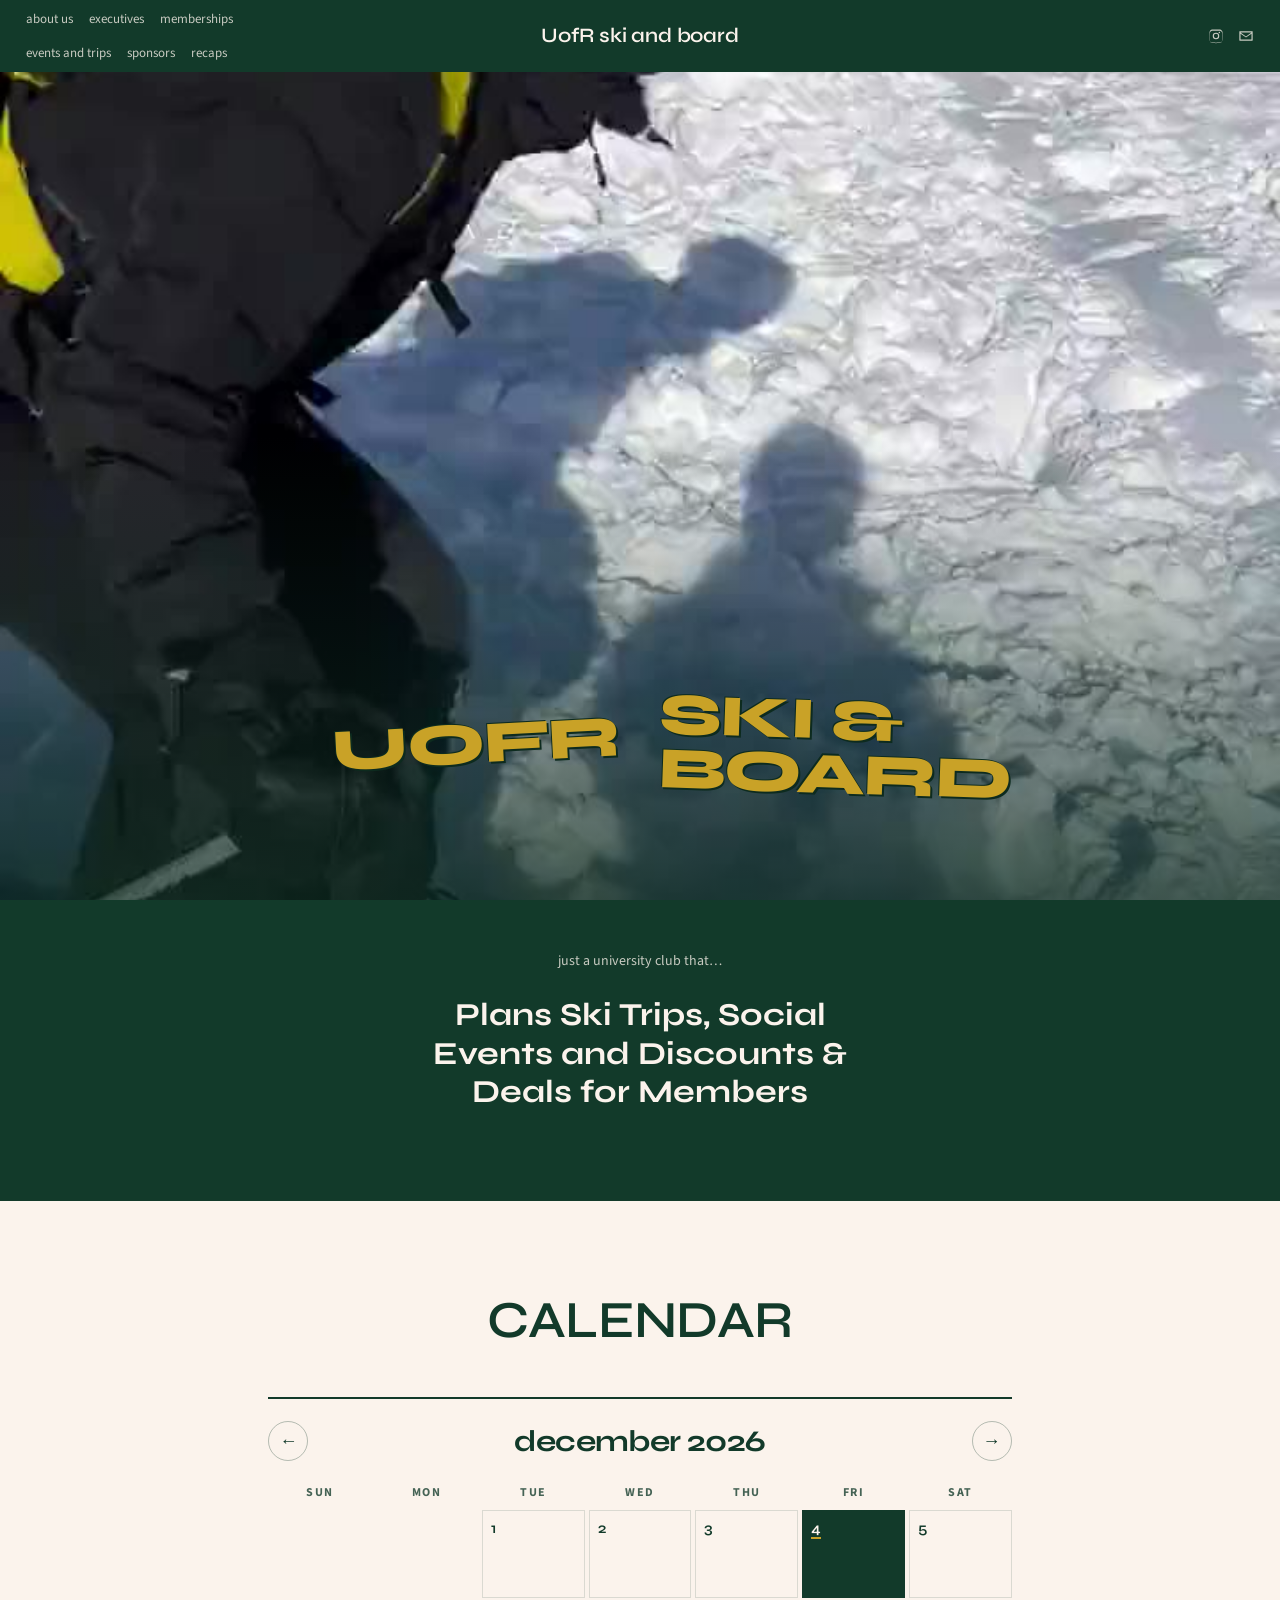
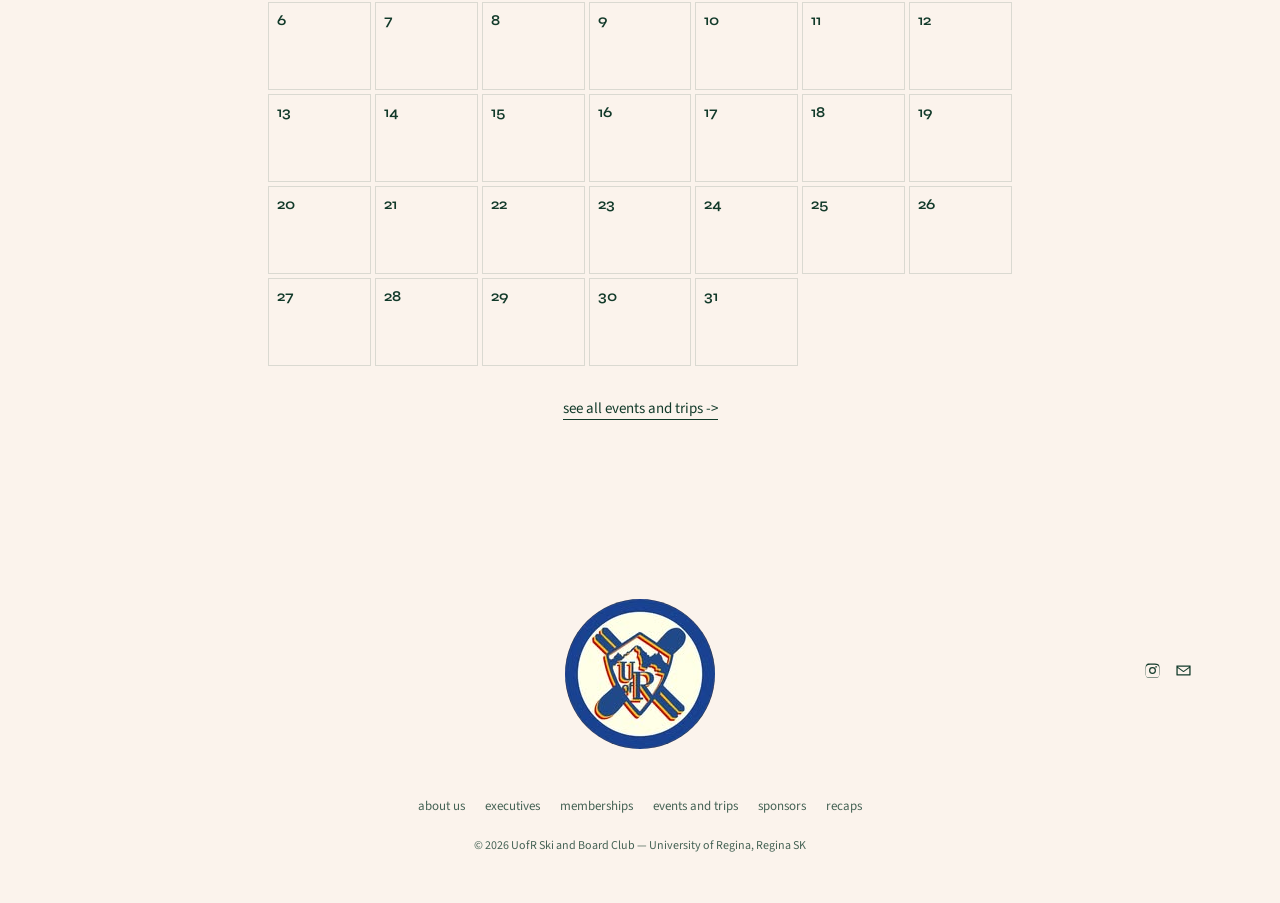
<file: index.html>
<!DOCTYPE html>
<html lang="en">
<head>
  <meta charset="UTF-8" />
  <meta name="viewport" content="width=device-width, initial-scale=1.0" />
  <title>UofR Ski and Board</title>
  <link rel="stylesheet" href="css/styles.css?v=20" />
  <link rel="icon" href="favicon.ico" sizes="any" />
  <link rel="icon" type="image/png" sizes="32x32" href="images/logo/favicon-32.png" />
  <link rel="icon" type="image/png" sizes="192x192" href="images/logo/icon-192.png" />
  <link rel="apple-touch-icon" href="images/logo/apple-touch-icon.png" />
  <link rel="preconnect" href="https://fonts.googleapis.com" />
  <link rel="preconnect" href="https://fonts.gstatic.com" crossorigin />
  <link href="https://fonts.googleapis.com/css2?family=Syne:wght@500;600;700;800&family=Source+Sans+3:wght@400;600;700&display=swap" rel="stylesheet" />
</head>
<body>

  <header class="hdr">
    <div class="hdr-grid">
      <button class="hdr-toggle" id="hdrToggle" aria-label="Toggle menu" aria-expanded="false">
        <span></span><span></span><span></span>
      </button>

      <nav class="hdr-nav" id="hdrNav" aria-label="Main">
        <ul>
          <li><a href="about.html">about us</a></li>
          <li><a href="executives.html">executives</a></li>
          <li><a href="memberships.html">memberships</a></li>
          <li class="nav-break" aria-hidden="true"></li>
          <li><a href="events.html">events and trips</a></li>
          <li><a href="sponsors.html">sponsors</a></li>
          <li><a href="recaps.html">recaps</a></li>
        </ul>
      </nav>

      <a class="hdr-brand" href="index.html">UofR ski and board</a>

      <div class="hdr-social">
        <a href="https://www.instagram.com/uofrskiandboard/" target="_blank" rel="noopener noreferrer" aria-label="Instagram"><svg viewBox="0 0 24 24" aria-hidden="true"><path d="M12 2.2c3.2 0 3.6 0 4.9.1 1.2.1 1.8.2 2.2.4.6.2 1 .5 1.4.9.4.4.7.8.9 1.4.2.4.3 1 .4 2.2.1 1.3.1 1.7.1 4.9s0 3.6-.1 4.9c-.1 1.2-.2 1.8-.4 2.2-.2.6-.5 1-.9 1.4-.4.4-.8.7-1.4.9-.4.2-1 .3-2.2.4-1.3.1-1.7.1-4.9.1s-3.6 0-4.9-.1c-1.2-.1-1.8-.2-2.2-.4-.6-.2-1-.5-1.4-.9-.4-.4-.7-.8-.9-1.4-.2-.4-.3-1-.4-2.2C2.2 15.6 2.2 15.2 2.2 12s0-3.6.1-4.9c.1-1.2.2-1.8.4-2.2.2-.6.5-1 .9-1.4.4-.4.8-.7 1.4-.9.4-.2 1-.3 2.2-.4C8.4 2.2 8.8 2.2 12 2.2zm0 1.8c-3.1 0-3.5 0-4.7.1-1.1.05-1.7.2-2.1.35-.5.2-.9.43-1.3.83-.4.4-.63.8-.83 1.3-.15.4-.3 1-.35 2.1-.06 1.2-.07 1.6-.07 4.7s0 3.5.07 4.7c.05 1.1.2 1.7.35 2.1.2.5.43.9.83 1.3.4.4.8.63 1.3.83.4.15 1 .3 2.1.35 1.2.06 1.6.07 4.7.07s3.5 0 4.7-.07c1.1-.05 1.7-.2 2.1-.35.5-.2.9-.43 1.3-.83.4-.4.63-.8.83-1.3.15-.4.3-1 .35-2.1.06-1.2.07-1.6.07-4.7s0-3.5-.07-4.7c-.05-1.1-.2-1.7-.35-2.1-.2-.5-.43-.9-.83-1.3-.4-.4-.8-.63-1.3-.83-.4-.15-1-.3-2.1-.35-1.2-.06-1.6-.07-4.7-.07zm0 3.1a4.9 4.9 0 110 9.8 4.9 4.9 0 010-9.8zm0 8.1a3.2 3.2 0 100-6.4 3.2 3.2 0 000 6.4zm6.2-8.3a1.15 1.15 0 11-2.3 0 1.15 1.15 0 012.3 0z"/></svg></a>
        <a href="mailto:urskiandboard@gmail.com" aria-label="Email"><svg viewBox="0 0 24 24" aria-hidden="true"><path d="M2.5 5h19c.28 0 .5.22.5.5v13c0 .28-.22.5-.5.5h-19a.5.5 0 01-.5-.5v-13c0-.28.22-.5.5-.5zm1.24 1.8L12 12.6l8.26-5.8H3.74zM20.2 17.2V8.5L12.4 14a.7.7 0 01-.8 0L3.8 8.5v8.7h16.4z"/></svg></a>
      </div>
    </div>
  </header>

  <section class="hero-bg">
    <video class="hero-video" autoplay muted loop playsinline preload="auto" poster="videos/hero-poster.jpg?v=2" aria-hidden="true">
      <source src="videos/hero.mp4?v=2" type="video/mp4" />
    </video>
    <div class="wrap">
      <div class="hero">
        <div class="wordmark wordmark--l">uofr</div>
        <div class="wordmark wordmark--r">ski &amp; board</div>
      </div>
    </div>
  </section>

  <section class="band band--dark band--flush">
    <div class="wrap center">
      <p class="tagline">just a university club that&hellip;</p>
      <p class="pitch">Plans Ski Trips, Social Events and Discounts &amp; Deals for Members</p>
    </div>
  </section>

  <section class="band band--light" id="calendar">
    <div class="wrap wrap--narrow">
      <h2 class="d1 upper center" style="margin-bottom: clamp(2rem, 4vw, 3rem);">calendar</h2>
      <div class="cal" id="cal">
        <div class="cal-head">
          <button class="cal-arrow" id="calPrev" type="button" aria-label="Previous month">&larr;</button>
          <h3 class="cal-title" id="calTitle" aria-live="polite"></h3>
          <button class="cal-arrow" id="calNext" type="button" aria-label="Next month">&rarr;</button>
        </div>
        <div class="cal-grid cal-dow" aria-hidden="true">
          <span>sun</span><span>mon</span><span>tue</span><span>wed</span><span>thu</span><span>fri</span><span>sat</span>
        </div>
        <div class="cal-grid cal-days" id="calDays"></div>
      </div>
      <p class="center" style="margin-top: 2rem;"><a class="link-ul" href="events.html">see all events and trips -&gt;</a></p>
    </div>
  </section>

  <footer class="ftr">
    <div class="wrap">
      <div class="ftr-grid">
        <div class="ftr-mark">
          <img class="ftr-logo" src="images/logo/logo.jpg" alt="UofR Ski and Board logo" width="150" height="150" />
        </div>
        <div class="ftr-social">
          <a href="https://www.instagram.com/uofrskiandboard/" target="_blank" rel="noopener noreferrer" aria-label="Instagram"><svg viewBox="0 0 24 24" aria-hidden="true"><path d="M12 2.2c3.2 0 3.6 0 4.9.1 1.2.1 1.8.2 2.2.4.6.2 1 .5 1.4.9.4.4.7.8.9 1.4.2.4.3 1 .4 2.2.1 1.3.1 1.7.1 4.9s0 3.6-.1 4.9c-.1 1.2-.2 1.8-.4 2.2-.2.6-.5 1-.9 1.4-.4.4-.8.7-1.4.9-.4.2-1 .3-2.2.4-1.3.1-1.7.1-4.9.1s-3.6 0-4.9-.1c-1.2-.1-1.8-.2-2.2-.4-.6-.2-1-.5-1.4-.9-.4-.4-.7-.8-.9-1.4-.2-.4-.3-1-.4-2.2C2.2 15.6 2.2 15.2 2.2 12s0-3.6.1-4.9c.1-1.2.2-1.8.4-2.2.2-.6.5-1 .9-1.4.4-.4.8-.7 1.4-.9.4-.2 1-.3 2.2-.4C8.4 2.2 8.8 2.2 12 2.2zm0 1.8c-3.1 0-3.5 0-4.7.1-1.1.05-1.7.2-2.1.35-.5.2-.9.43-1.3.83-.4.4-.63.8-.83 1.3-.15.4-.3 1-.35 2.1-.06 1.2-.07 1.6-.07 4.7s0 3.5.07 4.7c.05 1.1.2 1.7.35 2.1.2.5.43.9.83 1.3.4.4.8.63 1.3.83.4.15 1 .3 2.1.35 1.2.06 1.6.07 4.7.07s3.5 0 4.7-.07c1.1-.05 1.7-.2 2.1-.35.5-.2.9-.43 1.3-.83.4-.4.63-.8.83-1.3.15-.4.3-1 .35-2.1.06-1.2.07-1.6.07-4.7s0-3.5-.07-4.7c-.05-1.1-.2-1.7-.35-2.1-.2-.5-.43-.9-.83-1.3-.4-.4-.8-.63-1.3-.83-.4-.15-1-.3-2.1-.35-1.2-.06-1.6-.07-4.7-.07zm0 3.1a4.9 4.9 0 110 9.8 4.9 4.9 0 010-9.8zm0 8.1a3.2 3.2 0 100-6.4 3.2 3.2 0 000 6.4zm6.2-8.3a1.15 1.15 0 11-2.3 0 1.15 1.15 0 012.3 0z"/></svg></a>
          <a href="mailto:urskiandboard@gmail.com" aria-label="Email"><svg viewBox="0 0 24 24" aria-hidden="true"><path d="M2.5 5h19c.28 0 .5.22.5.5v13c0 .28-.22.5-.5.5h-19a.5.5 0 01-.5-.5v-13c0-.28.22-.5.5-.5zm1.24 1.8L12 12.6l8.26-5.8H3.74zM20.2 17.2V8.5L12.4 14a.7.7 0 01-.8 0L3.8 8.5v8.7h16.4z"/></svg></a>
        </div>
      </div>
      <nav class="ftr-nav" aria-label="Footer">
        <a href="about.html">about us</a>
        <a href="executives.html">executives</a>
        <a href="memberships.html">memberships</a>
        <a href="events.html">events and trips</a>
        <a href="sponsors.html">sponsors</a>
        <a href="recaps.html">recaps</a>
      </nav>
      <p class="ftr-copy">&copy; 2026 UofR Ski and Board Club &mdash; University of Regina, Regina SK</p>
    </div>
  </footer>

  <script src="js/main.js?v=10"></script>
</body>
</html>
</file>
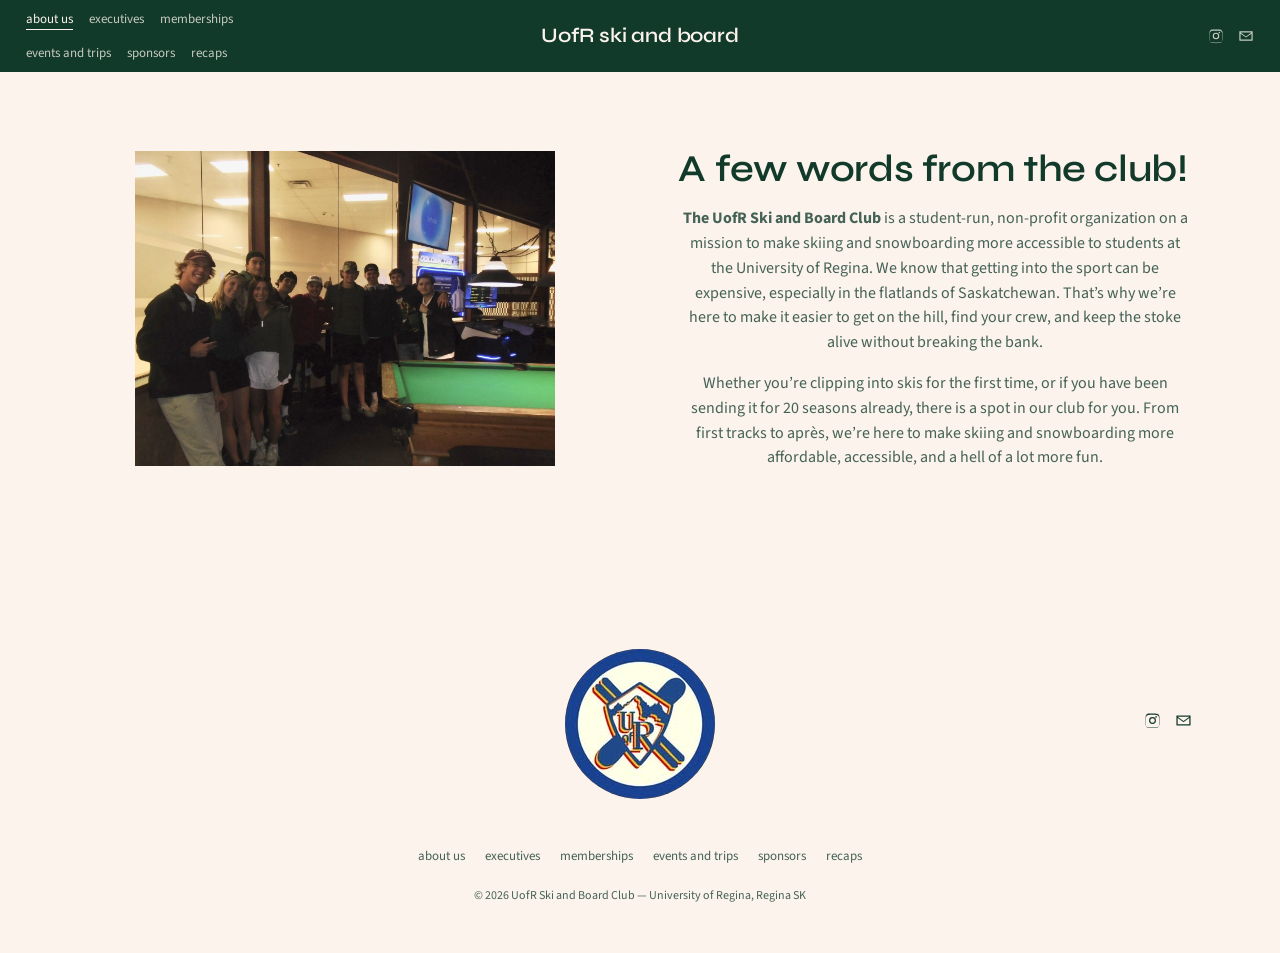
<file: about.html>
<!DOCTYPE html>
<html lang="en">
<head>
  <meta charset="UTF-8" />
  <meta name="viewport" content="width=device-width, initial-scale=1.0" />
  <title>About Us — UofR Ski and Board</title>
  <link rel="stylesheet" href="css/styles.css?v=20" />
  <link rel="icon" href="favicon.ico" sizes="any" />
  <link rel="icon" type="image/png" sizes="32x32" href="images/logo/favicon-32.png" />
  <link rel="icon" type="image/png" sizes="192x192" href="images/logo/icon-192.png" />
  <link rel="apple-touch-icon" href="images/logo/apple-touch-icon.png" />
  <link rel="preconnect" href="https://fonts.googleapis.com" />
  <link rel="preconnect" href="https://fonts.gstatic.com" crossorigin />
  <link href="https://fonts.googleapis.com/css2?family=Syne:wght@500;600;700;800&family=Source+Sans+3:wght@400;600;700&display=swap" rel="stylesheet" />
</head>
<body>

  <header class="hdr">
    <div class="hdr-grid">
      <button class="hdr-toggle" id="hdrToggle" aria-label="Toggle menu" aria-expanded="false">
        <span></span><span></span><span></span>
      </button>

      <nav class="hdr-nav" id="hdrNav" aria-label="Main">
        <ul>
          <li><a href="about.html" aria-current="page">about us</a></li>
          <li><a href="executives.html">executives</a></li>
          <li><a href="memberships.html">memberships</a></li>
          <li class="nav-break" aria-hidden="true"></li>
          <li><a href="events.html">events and trips</a></li>
          <li><a href="sponsors.html">sponsors</a></li>
          <li><a href="recaps.html">recaps</a></li>
        </ul>
      </nav>

      <a class="hdr-brand" href="index.html">UofR ski and board</a>

      <div class="hdr-social">
        <a href="https://www.instagram.com/uofrskiandboard/" target="_blank" rel="noopener noreferrer" aria-label="Instagram"><svg viewBox="0 0 24 24" aria-hidden="true"><path d="M12 2.2c3.2 0 3.6 0 4.9.1 1.2.1 1.8.2 2.2.4.6.2 1 .5 1.4.9.4.4.7.8.9 1.4.2.4.3 1 .4 2.2.1 1.3.1 1.7.1 4.9s0 3.6-.1 4.9c-.1 1.2-.2 1.8-.4 2.2-.2.6-.5 1-.9 1.4-.4.4-.8.7-1.4.9-.4.2-1 .3-2.2.4-1.3.1-1.7.1-4.9.1s-3.6 0-4.9-.1c-1.2-.1-1.8-.2-2.2-.4-.6-.2-1-.5-1.4-.9-.4-.4-.7-.8-.9-1.4-.2-.4-.3-1-.4-2.2C2.2 15.6 2.2 15.2 2.2 12s0-3.6.1-4.9c.1-1.2.2-1.8.4-2.2.2-.6.5-1 .9-1.4.4-.4.8-.7 1.4-.9.4-.2 1-.3 2.2-.4C8.4 2.2 8.8 2.2 12 2.2zm0 1.8c-3.1 0-3.5 0-4.7.1-1.1.05-1.7.2-2.1.35-.5.2-.9.43-1.3.83-.4.4-.63.8-.83 1.3-.15.4-.3 1-.35 2.1-.06 1.2-.07 1.6-.07 4.7s0 3.5.07 4.7c.05 1.1.2 1.7.35 2.1.2.5.43.9.83 1.3.4.4.8.63 1.3.83.4.15 1 .3 2.1.35 1.2.06 1.6.07 4.7.07s3.5 0 4.7-.07c1.1-.05 1.7-.2 2.1-.35.5-.2.9-.43 1.3-.83.4-.4.63-.8.83-1.3.15-.4.3-1 .35-2.1.06-1.2.07-1.6.07-4.7s0-3.5-.07-4.7c-.05-1.1-.2-1.7-.35-2.1-.2-.5-.43-.9-.83-1.3-.4-.4-.8-.63-1.3-.83-.4-.15-1-.3-2.1-.35-1.2-.06-1.6-.07-4.7-.07zm0 3.1a4.9 4.9 0 110 9.8 4.9 4.9 0 010-9.8zm0 8.1a3.2 3.2 0 100-6.4 3.2 3.2 0 000 6.4zm6.2-8.3a1.15 1.15 0 11-2.3 0 1.15 1.15 0 012.3 0z"/></svg></a>
        <a href="mailto:urskiandboard@gmail.com" aria-label="Email"><svg viewBox="0 0 24 24" aria-hidden="true"><path d="M2.5 5h19c.28 0 .5.22.5.5v13c0 .28-.22.5-.5.5h-19a.5.5 0 01-.5-.5v-13c0-.28.22-.5.5-.5zm1.24 1.8L12 12.6l8.26-5.8H3.74zM20.2 17.2V8.5L12.4 14a.7.7 0 01-.8 0L3.8 8.5v8.7h16.4z"/></svg></a>
      </div>
    </div>
  </header>

  <section class="band band--light">
    <div class="wrap">
      <div class="split split--photo-left">
        <div><img src="images/team/web/team-photo.jpg" alt="The UofR Ski and Board team together by the pool table" width="1560" height="1170" style="display: block; width: 100%; height: auto;" /></div>
        <div class="stack">
          <h1 class="d2">A few words from the club!</h1>
          <p class="lede center"><strong>The UofR Ski and Board Club</strong> is a student-run, non-profit organization on a mission to make skiing and snowboarding more accessible to students at the University of Regina. We know that getting into the sport can be expensive, especially in the flatlands of Saskatchewan. That&rsquo;s why we&rsquo;re here to make it easier to get on the hill, find your crew, and keep the stoke alive without breaking the bank.</p>
          <p class="lede center">Whether you&rsquo;re clipping into skis for the first time, or if you have been sending it for 20 seasons already, there is a spot in our club for you. From first tracks to apr&egrave;s, we&rsquo;re here to make skiing and snowboarding more affordable, accessible, and a hell of a lot more fun.</p>
        </div>
      </div>
    </div>
  </section>

  <footer class="ftr">
    <div class="wrap">
      <div class="ftr-grid">
        <div class="ftr-mark">
          <img class="ftr-logo" src="images/logo/logo.jpg" alt="UofR Ski and Board logo" width="150" height="150" />
        </div>
        <div class="ftr-social">
          <a href="https://www.instagram.com/uofrskiandboard/" target="_blank" rel="noopener noreferrer" aria-label="Instagram"><svg viewBox="0 0 24 24" aria-hidden="true"><path d="M12 2.2c3.2 0 3.6 0 4.9.1 1.2.1 1.8.2 2.2.4.6.2 1 .5 1.4.9.4.4.7.8.9 1.4.2.4.3 1 .4 2.2.1 1.3.1 1.7.1 4.9s0 3.6-.1 4.9c-.1 1.2-.2 1.8-.4 2.2-.2.6-.5 1-.9 1.4-.4.4-.8.7-1.4.9-.4.2-1 .3-2.2.4-1.3.1-1.7.1-4.9.1s-3.6 0-4.9-.1c-1.2-.1-1.8-.2-2.2-.4-.6-.2-1-.5-1.4-.9-.4-.4-.7-.8-.9-1.4-.2-.4-.3-1-.4-2.2C2.2 15.6 2.2 15.2 2.2 12s0-3.6.1-4.9c.1-1.2.2-1.8.4-2.2.2-.6.5-1 .9-1.4.4-.4.8-.7 1.4-.9.4-.2 1-.3 2.2-.4C8.4 2.2 8.8 2.2 12 2.2zm0 1.8c-3.1 0-3.5 0-4.7.1-1.1.05-1.7.2-2.1.35-.5.2-.9.43-1.3.83-.4.4-.63.8-.83 1.3-.15.4-.3 1-.35 2.1-.06 1.2-.07 1.6-.07 4.7s0 3.5.07 4.7c.05 1.1.2 1.7.35 2.1.2.5.43.9.83 1.3.4.4.8.63 1.3.83.4.15 1 .3 2.1.35 1.2.06 1.6.07 4.7.07s3.5 0 4.7-.07c1.1-.05 1.7-.2 2.1-.35.5-.2.9-.43 1.3-.83.4-.4.63-.8.83-1.3.15-.4.3-1 .35-2.1.06-1.2.07-1.6.07-4.7s0-3.5-.07-4.7c-.05-1.1-.2-1.7-.35-2.1-.2-.5-.43-.9-.83-1.3-.4-.4-.8-.63-1.3-.83-.4-.15-1-.3-2.1-.35-1.2-.06-1.6-.07-4.7-.07zm0 3.1a4.9 4.9 0 110 9.8 4.9 4.9 0 010-9.8zm0 8.1a3.2 3.2 0 100-6.4 3.2 3.2 0 000 6.4zm6.2-8.3a1.15 1.15 0 11-2.3 0 1.15 1.15 0 012.3 0z"/></svg></a>
          <a href="mailto:urskiandboard@gmail.com" aria-label="Email"><svg viewBox="0 0 24 24" aria-hidden="true"><path d="M2.5 5h19c.28 0 .5.22.5.5v13c0 .28-.22.5-.5.5h-19a.5.5 0 01-.5-.5v-13c0-.28.22-.5.5-.5zm1.24 1.8L12 12.6l8.26-5.8H3.74zM20.2 17.2V8.5L12.4 14a.7.7 0 01-.8 0L3.8 8.5v8.7h16.4z"/></svg></a>
        </div>
      </div>
      <nav class="ftr-nav" aria-label="Footer">
        <a href="about.html">about us</a>
        <a href="executives.html">executives</a>
        <a href="memberships.html">memberships</a>
        <a href="events.html">events and trips</a>
        <a href="sponsors.html">sponsors</a>
        <a href="recaps.html">recaps</a>
      </nav>
      <p class="ftr-copy">&copy; 2026 UofR Ski and Board Club &mdash; University of Regina, Regina SK</p>
    </div>
  </footer>

  <script src="js/main.js?v=10"></script>
</body>
</html>
</file>
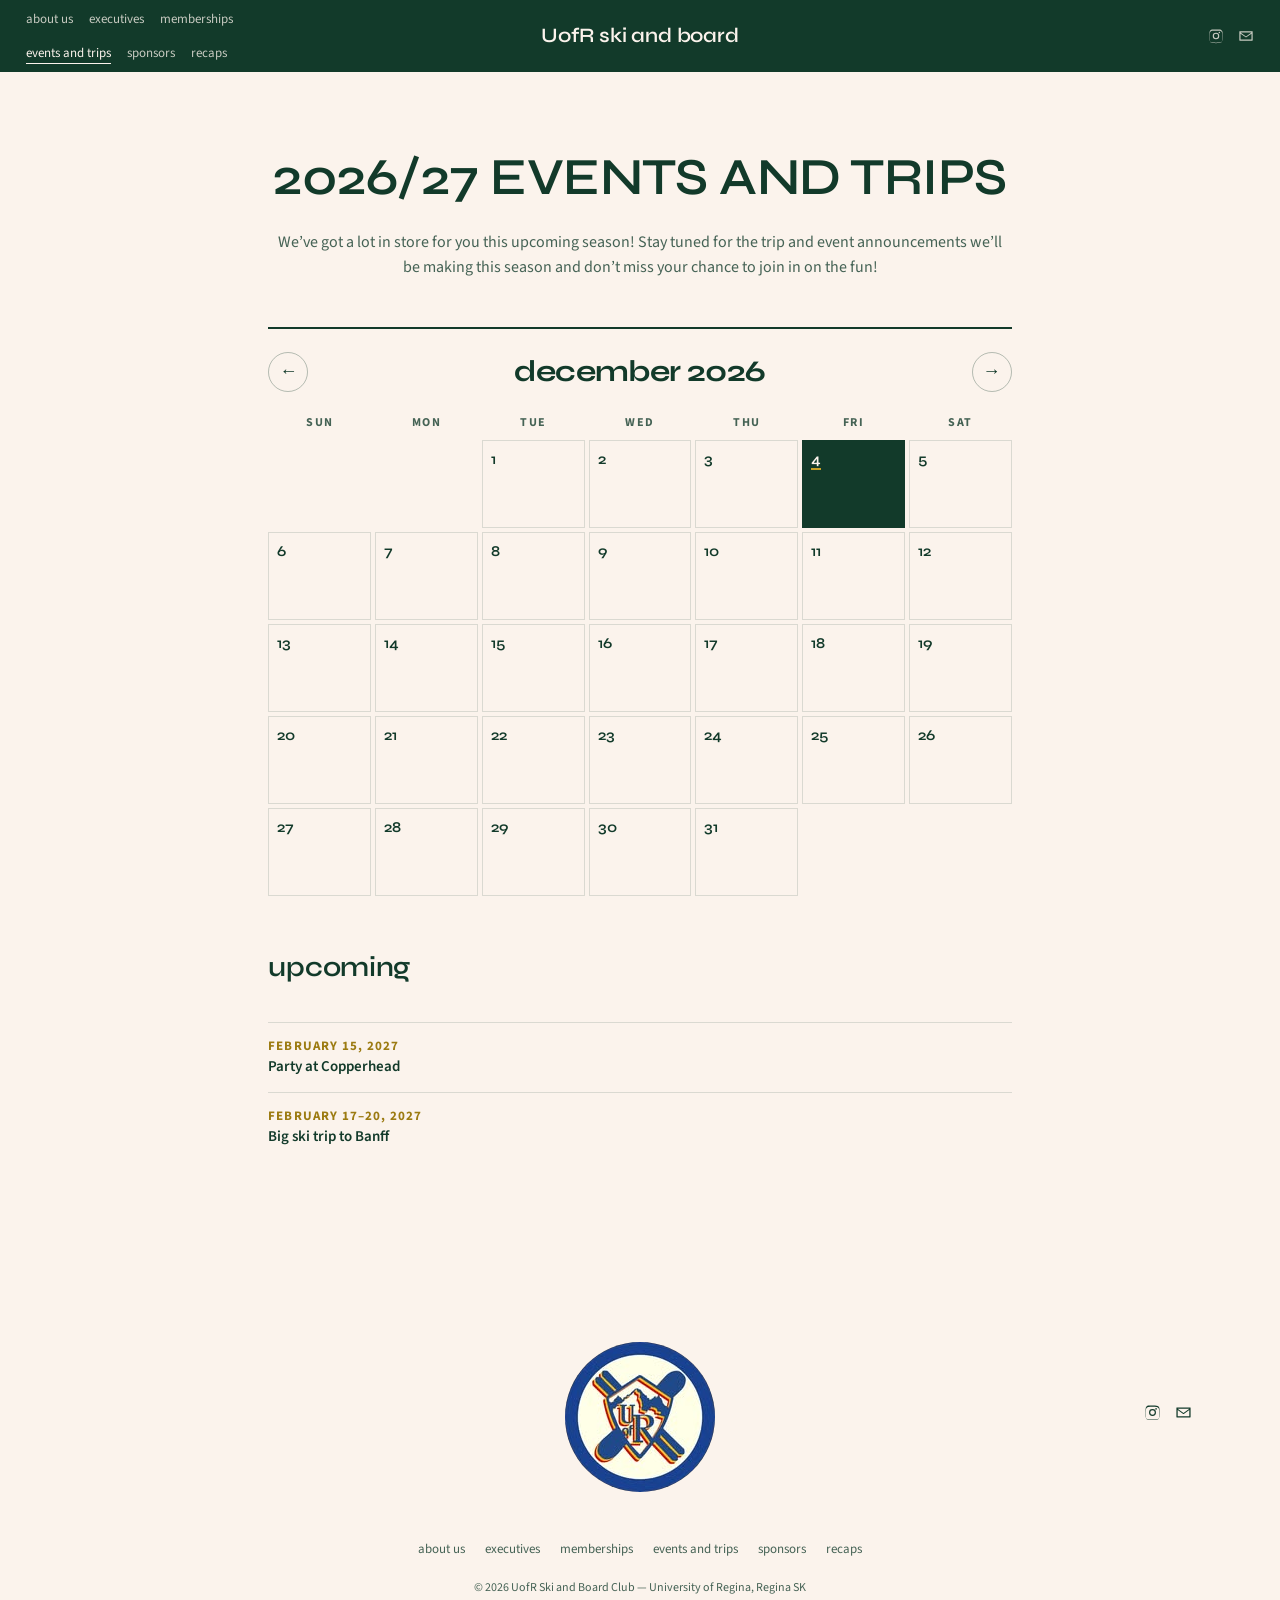
<file: events.html>
<!DOCTYPE html>
<html lang="en">
<head>
  <meta charset="UTF-8" />
  <meta name="viewport" content="width=device-width, initial-scale=1.0" />
  <title>Events and Trips — UofR Ski and Board</title>
  <link rel="stylesheet" href="css/styles.css?v=20" />
  <link rel="icon" href="favicon.ico" sizes="any" />
  <link rel="icon" type="image/png" sizes="32x32" href="images/logo/favicon-32.png" />
  <link rel="icon" type="image/png" sizes="192x192" href="images/logo/icon-192.png" />
  <link rel="apple-touch-icon" href="images/logo/apple-touch-icon.png" />
  <link rel="preconnect" href="https://fonts.googleapis.com" />
  <link rel="preconnect" href="https://fonts.gstatic.com" crossorigin />
  <link href="https://fonts.googleapis.com/css2?family=Syne:wght@500;600;700;800&family=Source+Sans+3:wght@400;600;700&display=swap" rel="stylesheet" />
</head>
<body>

  <header class="hdr">
    <div class="hdr-grid">
      <button class="hdr-toggle" id="hdrToggle" aria-label="Toggle menu" aria-expanded="false">
        <span></span><span></span><span></span>
      </button>

      <nav class="hdr-nav" id="hdrNav" aria-label="Main">
        <ul>
          <li><a href="about.html">about us</a></li>
          <li><a href="executives.html">executives</a></li>
          <li><a href="memberships.html">memberships</a></li>
          <li class="nav-break" aria-hidden="true"></li>
          <li><a href="events.html" aria-current="page">events and trips</a></li>
          <li><a href="sponsors.html">sponsors</a></li>
          <li><a href="recaps.html">recaps</a></li>
        </ul>
      </nav>

      <a class="hdr-brand" href="index.html">UofR ski and board</a>

      <div class="hdr-social">
        <a href="https://www.instagram.com/uofrskiandboard/" target="_blank" rel="noopener noreferrer" aria-label="Instagram"><svg viewBox="0 0 24 24" aria-hidden="true"><path d="M12 2.2c3.2 0 3.6 0 4.9.1 1.2.1 1.8.2 2.2.4.6.2 1 .5 1.4.9.4.4.7.8.9 1.4.2.4.3 1 .4 2.2.1 1.3.1 1.7.1 4.9s0 3.6-.1 4.9c-.1 1.2-.2 1.8-.4 2.2-.2.6-.5 1-.9 1.4-.4.4-.8.7-1.4.9-.4.2-1 .3-2.2.4-1.3.1-1.7.1-4.9.1s-3.6 0-4.9-.1c-1.2-.1-1.8-.2-2.2-.4-.6-.2-1-.5-1.4-.9-.4-.4-.7-.8-.9-1.4-.2-.4-.3-1-.4-2.2C2.2 15.6 2.2 15.2 2.2 12s0-3.6.1-4.9c.1-1.2.2-1.8.4-2.2.2-.6.5-1 .9-1.4.4-.4.8-.7 1.4-.9.4-.2 1-.3 2.2-.4C8.4 2.2 8.8 2.2 12 2.2zm0 1.8c-3.1 0-3.5 0-4.7.1-1.1.05-1.7.2-2.1.35-.5.2-.9.43-1.3.83-.4.4-.63.8-.83 1.3-.15.4-.3 1-.35 2.1-.06 1.2-.07 1.6-.07 4.7s0 3.5.07 4.7c.05 1.1.2 1.7.35 2.1.2.5.43.9.83 1.3.4.4.8.63 1.3.83.4.15 1 .3 2.1.35 1.2.06 1.6.07 4.7.07s3.5 0 4.7-.07c1.1-.05 1.7-.2 2.1-.35.5-.2.9-.43 1.3-.83.4-.4.63-.8.83-1.3.15-.4.3-1 .35-2.1.06-1.2.07-1.6.07-4.7s0-3.5-.07-4.7c-.05-1.1-.2-1.7-.35-2.1-.2-.5-.43-.9-.83-1.3-.4-.4-.8-.63-1.3-.83-.4-.15-1-.3-2.1-.35-1.2-.06-1.6-.07-4.7-.07zm0 3.1a4.9 4.9 0 110 9.8 4.9 4.9 0 010-9.8zm0 8.1a3.2 3.2 0 100-6.4 3.2 3.2 0 000 6.4zm6.2-8.3a1.15 1.15 0 11-2.3 0 1.15 1.15 0 012.3 0z"/></svg></a>
        <a href="mailto:urskiandboard@gmail.com" aria-label="Email"><svg viewBox="0 0 24 24" aria-hidden="true"><path d="M2.5 5h19c.28 0 .5.22.5.5v13c0 .28-.22.5-.5.5h-19a.5.5 0 01-.5-.5v-13c0-.28.22-.5.5-.5zm1.24 1.8L12 12.6l8.26-5.8H3.74zM20.2 17.2V8.5L12.4 14a.7.7 0 01-.8 0L3.8 8.5v8.7h16.4z"/></svg></a>
      </div>
    </div>
  </header>

  <section class="band band--light">
    <div class="wrap wrap--narrow center">
      <h1 class="d1 upper">2026/27 events and trips</h1>
      <p class="lede" style="margin: 1.5rem 0;">We&rsquo;ve got a lot in store for you this upcoming season! Stay tuned for the trip and event announcements we&rsquo;ll be making this season and don&rsquo;t miss your chance to join in on the fun!</p>
      <div class="cal" id="cal" style="margin-top: clamp(2rem, 4vw, 3rem); text-align: left;">
        <div class="cal-head">
          <button class="cal-arrow" id="calPrev" type="button" aria-label="Previous month">&larr;</button>
          <h3 class="cal-title" id="calTitle" aria-live="polite"></h3>
          <button class="cal-arrow" id="calNext" type="button" aria-label="Next month">&rarr;</button>
        </div>
        <div class="cal-grid cal-dow" aria-hidden="true">
          <span>sun</span><span>mon</span><span>tue</span><span>wed</span><span>thu</span><span>fri</span><span>sat</span>
        </div>
        <div class="cal-grid cal-days" id="calDays"></div>
      </div>
      <h3 class="d3" style="margin-top: clamp(2.5rem, 5vw, 3.5rem); text-align: left;">upcoming</h3>
      <ul class="cal-list" id="calList" style="text-align: left;"></ul>
    </div>
  </section>

  <footer class="ftr">
    <div class="wrap">
      <div class="ftr-grid">
        <div class="ftr-mark">
          <img class="ftr-logo" src="images/logo/logo.jpg" alt="UofR Ski and Board logo" width="150" height="150" />
        </div>
        <div class="ftr-social">
          <a href="https://www.instagram.com/uofrskiandboard/" target="_blank" rel="noopener noreferrer" aria-label="Instagram"><svg viewBox="0 0 24 24" aria-hidden="true"><path d="M12 2.2c3.2 0 3.6 0 4.9.1 1.2.1 1.8.2 2.2.4.6.2 1 .5 1.4.9.4.4.7.8.9 1.4.2.4.3 1 .4 2.2.1 1.3.1 1.7.1 4.9s0 3.6-.1 4.9c-.1 1.2-.2 1.8-.4 2.2-.2.6-.5 1-.9 1.4-.4.4-.8.7-1.4.9-.4.2-1 .3-2.2.4-1.3.1-1.7.1-4.9.1s-3.6 0-4.9-.1c-1.2-.1-1.8-.2-2.2-.4-.6-.2-1-.5-1.4-.9-.4-.4-.7-.8-.9-1.4-.2-.4-.3-1-.4-2.2C2.2 15.6 2.2 15.2 2.2 12s0-3.6.1-4.9c.1-1.2.2-1.8.4-2.2.2-.6.5-1 .9-1.4.4-.4.8-.7 1.4-.9.4-.2 1-.3 2.2-.4C8.4 2.2 8.8 2.2 12 2.2zm0 1.8c-3.1 0-3.5 0-4.7.1-1.1.05-1.7.2-2.1.35-.5.2-.9.43-1.3.83-.4.4-.63.8-.83 1.3-.15.4-.3 1-.35 2.1-.06 1.2-.07 1.6-.07 4.7s0 3.5.07 4.7c.05 1.1.2 1.7.35 2.1.2.5.43.9.83 1.3.4.4.8.63 1.3.83.4.15 1 .3 2.1.35 1.2.06 1.6.07 4.7.07s3.5 0 4.7-.07c1.1-.05 1.7-.2 2.1-.35.5-.2.9-.43 1.3-.83.4-.4.63-.8.83-1.3.15-.4.3-1 .35-2.1.06-1.2.07-1.6.07-4.7s0-3.5-.07-4.7c-.05-1.1-.2-1.7-.35-2.1-.2-.5-.43-.9-.83-1.3-.4-.4-.8-.63-1.3-.83-.4-.15-1-.3-2.1-.35-1.2-.06-1.6-.07-4.7-.07zm0 3.1a4.9 4.9 0 110 9.8 4.9 4.9 0 010-9.8zm0 8.1a3.2 3.2 0 100-6.4 3.2 3.2 0 000 6.4zm6.2-8.3a1.15 1.15 0 11-2.3 0 1.15 1.15 0 012.3 0z"/></svg></a>
          <a href="mailto:urskiandboard@gmail.com" aria-label="Email"><svg viewBox="0 0 24 24" aria-hidden="true"><path d="M2.5 5h19c.28 0 .5.22.5.5v13c0 .28-.22.5-.5.5h-19a.5.5 0 01-.5-.5v-13c0-.28.22-.5.5-.5zm1.24 1.8L12 12.6l8.26-5.8H3.74zM20.2 17.2V8.5L12.4 14a.7.7 0 01-.8 0L3.8 8.5v8.7h16.4z"/></svg></a>
        </div>
      </div>
      <nav class="ftr-nav" aria-label="Footer">
        <a href="about.html">about us</a>
        <a href="executives.html">executives</a>
        <a href="memberships.html">memberships</a>
        <a href="events.html">events and trips</a>
        <a href="sponsors.html">sponsors</a>
        <a href="recaps.html">recaps</a>
      </nav>
      <p class="ftr-copy">&copy; 2026 UofR Ski and Board Club &mdash; University of Regina, Regina SK</p>
    </div>
  </footer>

  <script src="js/main.js?v=10"></script>
</body>
</html>
</file>
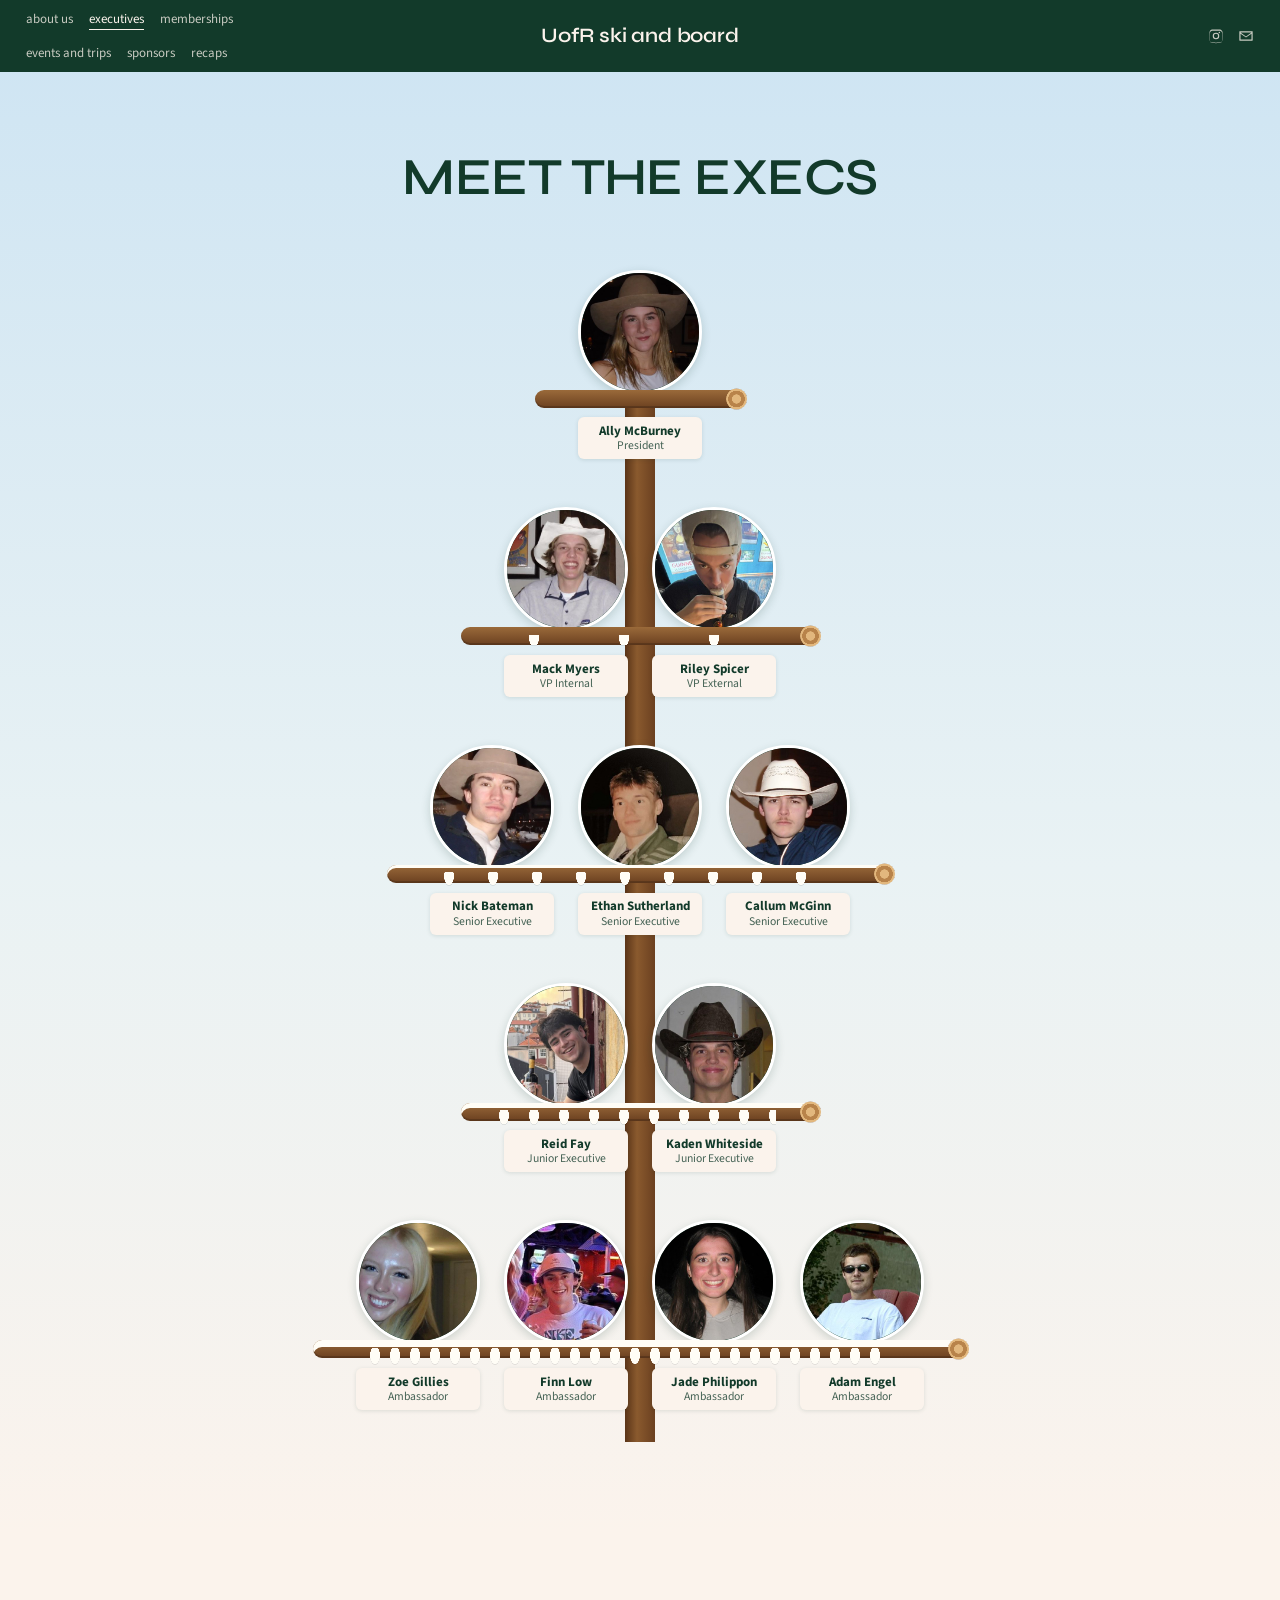
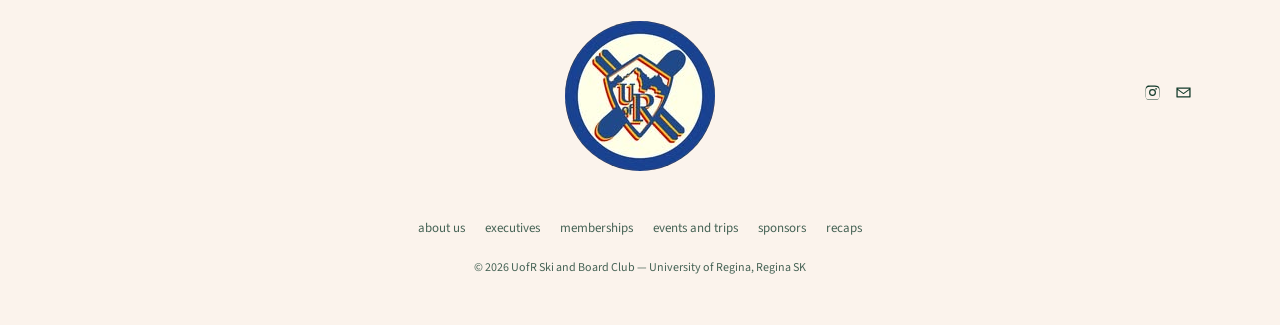
<file: executives.html>
<!DOCTYPE html>
<html lang="en">
<head>
  <meta charset="UTF-8" />
  <meta name="viewport" content="width=device-width, initial-scale=1.0" />
  <title>Executives — UofR Ski and Board</title>
  <link rel="stylesheet" href="css/styles.css?v=20" />
  <link rel="icon" href="favicon.ico" sizes="any" />
  <link rel="icon" type="image/png" sizes="32x32" href="images/logo/favicon-32.png" />
  <link rel="icon" type="image/png" sizes="192x192" href="images/logo/icon-192.png" />
  <link rel="apple-touch-icon" href="images/logo/apple-touch-icon.png" />
  <link rel="preconnect" href="https://fonts.googleapis.com" />
  <link rel="preconnect" href="https://fonts.gstatic.com" crossorigin />
  <link href="https://fonts.googleapis.com/css2?family=Syne:wght@500;600;700;800&family=Source+Sans+3:wght@400;600;700&display=swap" rel="stylesheet" />
</head>
<body>

  <header class="hdr">
    <div class="hdr-grid">
      <button class="hdr-toggle" id="hdrToggle" aria-label="Toggle menu" aria-expanded="false">
        <span></span><span></span><span></span>
      </button>

      <nav class="hdr-nav" id="hdrNav" aria-label="Main">
        <ul>
          <li><a href="about.html">about us</a></li>
          <li><a href="executives.html" aria-current="page">executives</a></li>
          <li><a href="memberships.html">memberships</a></li>
          <li class="nav-break" aria-hidden="true"></li>
          <li><a href="events.html">events and trips</a></li>
          <li><a href="sponsors.html">sponsors</a></li>
          <li><a href="recaps.html">recaps</a></li>
        </ul>
      </nav>

      <a class="hdr-brand" href="index.html">UofR ski and board</a>

      <div class="hdr-social">
        <a href="https://www.instagram.com/uofrskiandboard/" target="_blank" rel="noopener noreferrer" aria-label="Instagram"><svg viewBox="0 0 24 24" aria-hidden="true"><path d="M12 2.2c3.2 0 3.6 0 4.9.1 1.2.1 1.8.2 2.2.4.6.2 1 .5 1.4.9.4.4.7.8.9 1.4.2.4.3 1 .4 2.2.1 1.3.1 1.7.1 4.9s0 3.6-.1 4.9c-.1 1.2-.2 1.8-.4 2.2-.2.6-.5 1-.9 1.4-.4.4-.8.7-1.4.9-.4.2-1 .3-2.2.4-1.3.1-1.7.1-4.9.1s-3.6 0-4.9-.1c-1.2-.1-1.8-.2-2.2-.4-.6-.2-1-.5-1.4-.9-.4-.4-.7-.8-.9-1.4-.2-.4-.3-1-.4-2.2C2.2 15.6 2.2 15.2 2.2 12s0-3.6.1-4.9c.1-1.2.2-1.8.4-2.2.2-.6.5-1 .9-1.4.4-.4.8-.7 1.4-.9.4-.2 1-.3 2.2-.4C8.4 2.2 8.8 2.2 12 2.2zm0 1.8c-3.1 0-3.5 0-4.7.1-1.1.05-1.7.2-2.1.35-.5.2-.9.43-1.3.83-.4.4-.63.8-.83 1.3-.15.4-.3 1-.35 2.1-.06 1.2-.07 1.6-.07 4.7s0 3.5.07 4.7c.05 1.1.2 1.7.35 2.1.2.5.43.9.83 1.3.4.4.8.63 1.3.83.4.15 1 .3 2.1.35 1.2.06 1.6.07 4.7.07s3.5 0 4.7-.07c1.1-.05 1.7-.2 2.1-.35.5-.2.9-.43 1.3-.83.4-.4.63-.8.83-1.3.15-.4.3-1 .35-2.1.06-1.2.07-1.6.07-4.7s0-3.5-.07-4.7c-.05-1.1-.2-1.7-.35-2.1-.2-.5-.43-.9-.83-1.3-.4-.4-.8-.63-1.3-.83-.4-.15-1-.3-2.1-.35-1.2-.06-1.6-.07-4.7-.07zm0 3.1a4.9 4.9 0 110 9.8 4.9 4.9 0 010-9.8zm0 8.1a3.2 3.2 0 100-6.4 3.2 3.2 0 000 6.4zm6.2-8.3a1.15 1.15 0 11-2.3 0 1.15 1.15 0 012.3 0z"/></svg></a>
        <a href="mailto:urskiandboard@gmail.com" aria-label="Email"><svg viewBox="0 0 24 24" aria-hidden="true"><path d="M2.5 5h19c.28 0 .5.22.5.5v13c0 .28-.22.5-.5.5h-19a.5.5 0 01-.5-.5v-13c0-.28.22-.5.5-.5zm1.24 1.8L12 12.6l8.26-5.8H3.74zM20.2 17.2V8.5L12.4 14a.7.7 0 01-.8 0L3.8 8.5v8.7h16.4z"/></svg></a>
      </div>
    </div>
  </header>

  <section class="band exec-sky">
    <div class="wrap">
      <h1 class="d1 upper center">meet the execs</h1>

      <div class="tree">
      <div class="tier tier--1">
        <div class="tier-row">
          <div class="exec-photo"><img src="images/team/web/ally-mcburney.jpg" alt="Ally McBurney" width="400" height="400" loading="lazy" /></div>
        </div>
        <div class="branch" aria-hidden="true"></div>
        <div class="tier-row">
          <p class="exec-tag"><strong>Ally McBurney</strong><span>President</span></p>
        </div>
      </div>

      <div class="tier tier--2">
        <div class="tier-row">
          <div class="exec-photo"><img src="images/team/web/mack-myers.jpg" alt="Mack Myers" width="400" height="400" loading="lazy" /></div>
          <div class="exec-photo"><img src="images/team/web/riley-spicer.jpg" alt="Riley Spicer" width="400" height="400" loading="lazy" /></div>
        </div>
        <div class="branch" aria-hidden="true"></div>
        <div class="tier-row">
          <p class="exec-tag"><strong>Mack Myers</strong><span>VP Internal</span></p>
          <p class="exec-tag"><strong>Riley Spicer</strong><span>VP External</span></p>
        </div>
      </div>

      <div class="tier tier--3">
        <div class="tier-row">
          <div class="exec-photo"><img src="images/team/web/nick-bateman.jpg" alt="Nick Bateman" width="400" height="400" loading="lazy" /></div>
          <div class="exec-photo"><img src="images/team/web/ethan-sutherland.jpg" alt="Ethan Sutherland" width="400" height="400" loading="lazy" /></div>
          <div class="exec-photo"><img src="images/team/web/callum-mcginn.jpg" alt="Callum McGinn" width="400" height="400" loading="lazy" /></div>
        </div>
        <div class="branch" aria-hidden="true"></div>
        <div class="tier-row">
          <p class="exec-tag"><strong>Nick Bateman</strong><span>Senior Executive</span></p>
          <p class="exec-tag"><strong>Ethan Sutherland</strong><span>Senior Executive</span></p>
          <p class="exec-tag"><strong>Callum McGinn</strong><span>Senior Executive</span></p>
        </div>
      </div>

      <div class="tier tier--4">
        <div class="tier-row">
          <div class="exec-photo"><img src="images/team/web/reid-fay.jpg" alt="Reid Fay" width="400" height="400" loading="lazy" /></div>
          <div class="exec-photo"><img src="images/team/web/kaden-whiteside.jpg" alt="Kaden Whiteside" width="400" height="400" loading="lazy" /></div>
        </div>
        <div class="branch" aria-hidden="true"></div>
        <div class="tier-row">
          <p class="exec-tag"><strong>Reid Fay</strong><span>Junior Executive</span></p>
          <p class="exec-tag"><strong>Kaden Whiteside</strong><span>Junior Executive</span></p>
        </div>
      </div>

      <div class="tier tier--5">
        <div class="tier-row">
          <div class="exec-photo"><img src="images/team/web/zoe-gillies.jpg" alt="Zoe Gillies" width="400" height="400" loading="lazy" /></div>
          <div class="exec-photo"><img src="images/team/web/finn-low.jpg" alt="Finn Low" width="400" height="400" loading="lazy" /></div>
          <div class="exec-photo"><img src="images/team/web/jade-philippon.jpg" alt="Jade Philippon" width="400" height="400" loading="lazy" /></div>
          <div class="exec-photo"><img src="images/team/web/adam-engel.jpg" alt="Adam Engel" width="400" height="400" loading="lazy" /></div>
        </div>
        <div class="branch" aria-hidden="true"></div>
        <div class="tier-row">
          <p class="exec-tag"><strong>Zoe Gillies</strong><span>Ambassador</span></p>
          <p class="exec-tag"><strong>Finn Low</strong><span>Ambassador</span></p>
          <p class="exec-tag"><strong>Jade Philippon</strong><span>Ambassador</span></p>
          <p class="exec-tag"><strong>Adam Engel</strong><span>Ambassador</span></p>
        </div>
      </div>
      </div>
    </div>
  </section>

  <footer class="ftr">
    <div class="wrap">
      <div class="ftr-grid">
        <div class="ftr-mark">
          <img class="ftr-logo" src="images/logo/logo.jpg" alt="UofR Ski and Board logo" width="150" height="150" />
        </div>
        <div class="ftr-social">
          <a href="https://www.instagram.com/uofrskiandboard/" target="_blank" rel="noopener noreferrer" aria-label="Instagram"><svg viewBox="0 0 24 24" aria-hidden="true"><path d="M12 2.2c3.2 0 3.6 0 4.9.1 1.2.1 1.8.2 2.2.4.6.2 1 .5 1.4.9.4.4.7.8.9 1.4.2.4.3 1 .4 2.2.1 1.3.1 1.7.1 4.9s0 3.6-.1 4.9c-.1 1.2-.2 1.8-.4 2.2-.2.6-.5 1-.9 1.4-.4.4-.8.7-1.4.9-.4.2-1 .3-2.2.4-1.3.1-1.7.1-4.9.1s-3.6 0-4.9-.1c-1.2-.1-1.8-.2-2.2-.4-.6-.2-1-.5-1.4-.9-.4-.4-.7-.8-.9-1.4-.2-.4-.3-1-.4-2.2C2.2 15.6 2.2 15.2 2.2 12s0-3.6.1-4.9c.1-1.2.2-1.8.4-2.2.2-.6.5-1 .9-1.4.4-.4.8-.7 1.4-.9.4-.2 1-.3 2.2-.4C8.4 2.2 8.8 2.2 12 2.2zm0 1.8c-3.1 0-3.5 0-4.7.1-1.1.05-1.7.2-2.1.35-.5.2-.9.43-1.3.83-.4.4-.63.8-.83 1.3-.15.4-.3 1-.35 2.1-.06 1.2-.07 1.6-.07 4.7s0 3.5.07 4.7c.05 1.1.2 1.7.35 2.1.2.5.43.9.83 1.3.4.4.8.63 1.3.83.4.15 1 .3 2.1.35 1.2.06 1.6.07 4.7.07s3.5 0 4.7-.07c1.1-.05 1.7-.2 2.1-.35.5-.2.9-.43 1.3-.83.4-.4.63-.8.83-1.3.15-.4.3-1 .35-2.1.06-1.2.07-1.6.07-4.7s0-3.5-.07-4.7c-.05-1.1-.2-1.7-.35-2.1-.2-.5-.43-.9-.83-1.3-.4-.4-.8-.63-1.3-.83-.4-.15-1-.3-2.1-.35-1.2-.06-1.6-.07-4.7-.07zm0 3.1a4.9 4.9 0 110 9.8 4.9 4.9 0 010-9.8zm0 8.1a3.2 3.2 0 100-6.4 3.2 3.2 0 000 6.4zm6.2-8.3a1.15 1.15 0 11-2.3 0 1.15 1.15 0 012.3 0z"/></svg></a>
          <a href="mailto:urskiandboard@gmail.com" aria-label="Email"><svg viewBox="0 0 24 24" aria-hidden="true"><path d="M2.5 5h19c.28 0 .5.22.5.5v13c0 .28-.22.5-.5.5h-19a.5.5 0 01-.5-.5v-13c0-.28.22-.5.5-.5zm1.24 1.8L12 12.6l8.26-5.8H3.74zM20.2 17.2V8.5L12.4 14a.7.7 0 01-.8 0L3.8 8.5v8.7h16.4z"/></svg></a>
        </div>
      </div>
      <nav class="ftr-nav" aria-label="Footer">
        <a href="about.html">about us</a>
        <a href="executives.html">executives</a>
        <a href="memberships.html">memberships</a>
        <a href="events.html">events and trips</a>
        <a href="sponsors.html">sponsors</a>
        <a href="recaps.html">recaps</a>
      </nav>
      <p class="ftr-copy">&copy; 2026 UofR Ski and Board Club &mdash; University of Regina, Regina SK</p>
    </div>
  </footer>

  <script src="js/main.js?v=10"></script>
</body>
</html>
</file>
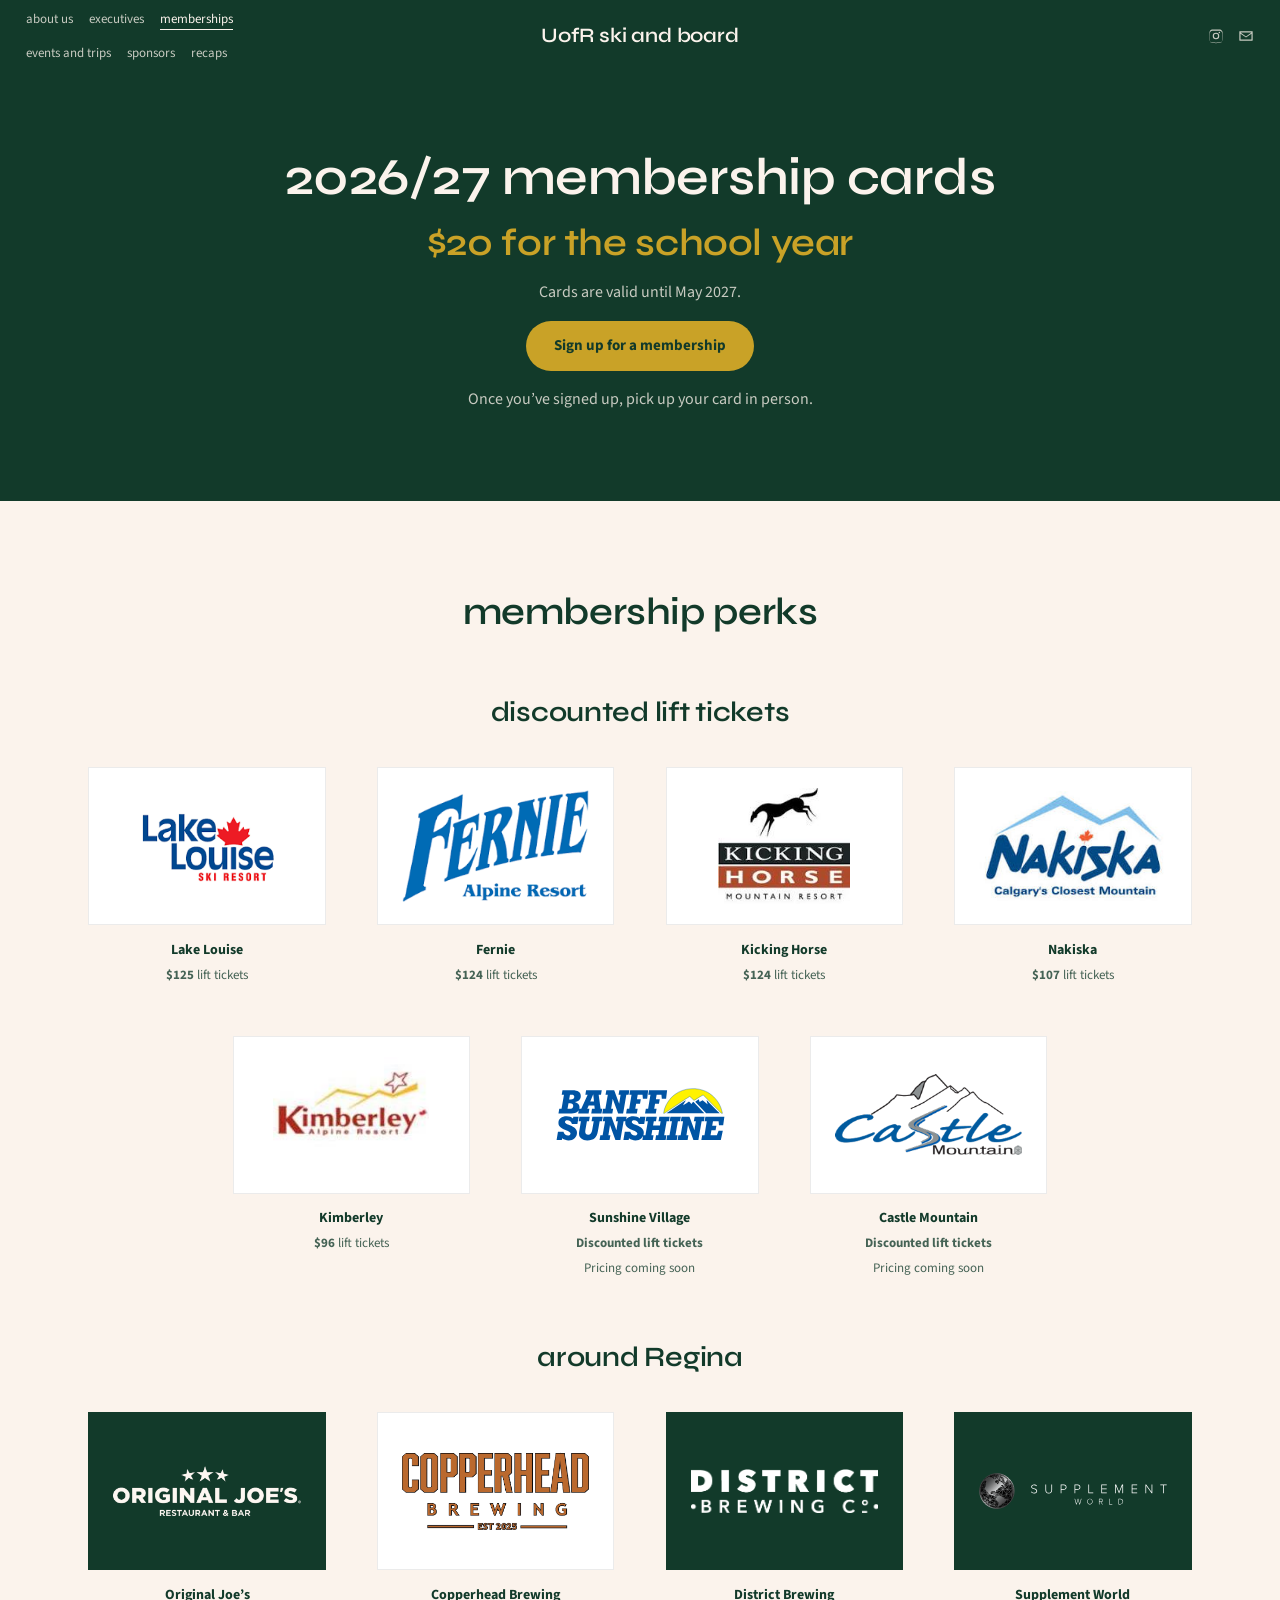
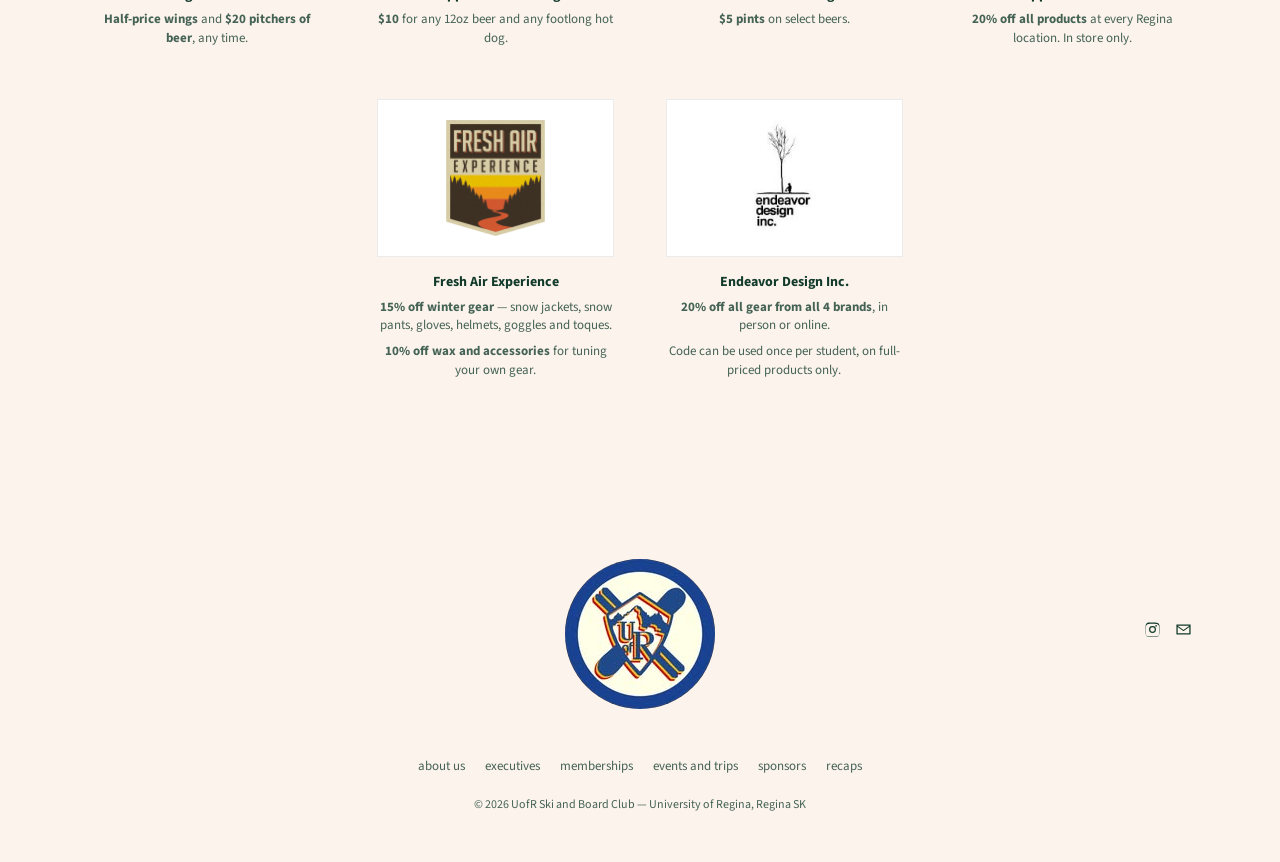
<file: memberships.html>
<!DOCTYPE html>
<html lang="en">
<head>
  <meta charset="UTF-8" />
  <meta name="viewport" content="width=device-width, initial-scale=1.0" />
  <title>Memberships — UofR Ski and Board</title>
  <link rel="stylesheet" href="css/styles.css?v=20" />
  <link rel="icon" href="favicon.ico" sizes="any" />
  <link rel="icon" type="image/png" sizes="32x32" href="images/logo/favicon-32.png" />
  <link rel="icon" type="image/png" sizes="192x192" href="images/logo/icon-192.png" />
  <link rel="apple-touch-icon" href="images/logo/apple-touch-icon.png" />
  <link rel="preconnect" href="https://fonts.googleapis.com" />
  <link rel="preconnect" href="https://fonts.gstatic.com" crossorigin />
  <link href="https://fonts.googleapis.com/css2?family=Syne:wght@500;600;700;800&family=Source+Sans+3:wght@400;600;700&display=swap" rel="stylesheet" />
</head>
<body>

  <header class="hdr">
    <div class="hdr-grid">
      <button class="hdr-toggle" id="hdrToggle" aria-label="Toggle menu" aria-expanded="false">
        <span></span><span></span><span></span>
      </button>

      <nav class="hdr-nav" id="hdrNav" aria-label="Main">
        <ul>
          <li><a href="about.html">about us</a></li>
          <li><a href="executives.html">executives</a></li>
          <li><a href="memberships.html" aria-current="page">memberships</a></li>
          <li class="nav-break" aria-hidden="true"></li>
          <li><a href="events.html">events and trips</a></li>
          <li><a href="sponsors.html">sponsors</a></li>
          <li><a href="recaps.html">recaps</a></li>
        </ul>
      </nav>

      <a class="hdr-brand" href="index.html">UofR ski and board</a>

      <div class="hdr-social">
        <a href="https://www.instagram.com/uofrskiandboard/" target="_blank" rel="noopener noreferrer" aria-label="Instagram"><svg viewBox="0 0 24 24" aria-hidden="true"><path d="M12 2.2c3.2 0 3.6 0 4.9.1 1.2.1 1.8.2 2.2.4.6.2 1 .5 1.4.9.4.4.7.8.9 1.4.2.4.3 1 .4 2.2.1 1.3.1 1.7.1 4.9s0 3.6-.1 4.9c-.1 1.2-.2 1.8-.4 2.2-.2.6-.5 1-.9 1.4-.4.4-.8.7-1.4.9-.4.2-1 .3-2.2.4-1.3.1-1.7.1-4.9.1s-3.6 0-4.9-.1c-1.2-.1-1.8-.2-2.2-.4-.6-.2-1-.5-1.4-.9-.4-.4-.7-.8-.9-1.4-.2-.4-.3-1-.4-2.2C2.2 15.6 2.2 15.2 2.2 12s0-3.6.1-4.9c.1-1.2.2-1.8.4-2.2.2-.6.5-1 .9-1.4.4-.4.8-.7 1.4-.9.4-.2 1-.3 2.2-.4C8.4 2.2 8.8 2.2 12 2.2zm0 1.8c-3.1 0-3.5 0-4.7.1-1.1.05-1.7.2-2.1.35-.5.2-.9.43-1.3.83-.4.4-.63.8-.83 1.3-.15.4-.3 1-.35 2.1-.06 1.2-.07 1.6-.07 4.7s0 3.5.07 4.7c.05 1.1.2 1.7.35 2.1.2.5.43.9.83 1.3.4.4.8.63 1.3.83.4.15 1 .3 2.1.35 1.2.06 1.6.07 4.7.07s3.5 0 4.7-.07c1.1-.05 1.7-.2 2.1-.35.5-.2.9-.43 1.3-.83.4-.4.63-.8.83-1.3.15-.4.3-1 .35-2.1.06-1.2.07-1.6.07-4.7s0-3.5-.07-4.7c-.05-1.1-.2-1.7-.35-2.1-.2-.5-.43-.9-.83-1.3-.4-.4-.8-.63-1.3-.83-.4-.15-1-.3-2.1-.35-1.2-.06-1.6-.07-4.7-.07zm0 3.1a4.9 4.9 0 110 9.8 4.9 4.9 0 010-9.8zm0 8.1a3.2 3.2 0 100-6.4 3.2 3.2 0 000 6.4zm6.2-8.3a1.15 1.15 0 11-2.3 0 1.15 1.15 0 012.3 0z"/></svg></a>
        <a href="mailto:urskiandboard@gmail.com" aria-label="Email"><svg viewBox="0 0 24 24" aria-hidden="true"><path d="M2.5 5h19c.28 0 .5.22.5.5v13c0 .28-.22.5-.5.5h-19a.5.5 0 01-.5-.5v-13c0-.28.22-.5.5-.5zm1.24 1.8L12 12.6l8.26-5.8H3.74zM20.2 17.2V8.5L12.4 14a.7.7 0 01-.8 0L3.8 8.5v8.7h16.4z"/></svg></a>
      </div>
    </div>
  </header>

  <section class="band band--dark">
    <div class="wrap stack center">
      <h1 class="d1">2026/27 membership cards</h1>
      <p class="d2 accent">$20 for the school year</p>
      <p class="lede">Cards are valid until May 2027.</p>
      <p><a class="btn" href="https://docs.google.com/forms/d/1iGjX2r05GsBUdjlwJM88q7gc-pQxztSxRdpZoJLuvjM/viewform" target="_blank" rel="noopener noreferrer">Sign up for a membership</a></p>
      <p class="lede">Once you&rsquo;ve signed up, pick up your card in person.</p>
    </div>
  </section>

  <section class="band band--light">
    <div class="wrap">
      <h2 class="d2 center">membership perks</h2>
      <h3 class="d3 center" style="margin: clamp(2.5rem, 5vw, 4rem) 0 clamp(1.5rem, 3vw, 2.5rem);">discounted lift tickets</h3>
      <div class="logo-grid logo-grid--4 logo-grid--center">
        <div class="logo-card">
          <div class="logo-tile"><img src="images/sponsors/web/lake-louise.png" alt="Lake Louise Ski Resort logo" loading="lazy" /></div>
          <h3>Lake Louise</h3>
          <p><strong>$125</strong> lift tickets</p>
        </div>
        <div class="logo-card">
          <div class="logo-tile"><img src="images/sponsors/web/fernie.png" alt="Fernie Alpine Resort logo" loading="lazy" /></div>
          <h3>Fernie</h3>
          <p><strong>$124</strong> lift tickets</p>
        </div>
        <div class="logo-card">
          <div class="logo-tile"><img src="images/sponsors/web/kicking-horse.jpg" alt="Kicking Horse Mountain Resort logo" loading="lazy" /></div>
          <h3>Kicking Horse</h3>
          <p><strong>$124</strong> lift tickets</p>
        </div>
        <div class="logo-card">
          <div class="logo-tile"><img src="images/sponsors/web/nakiska.jpg" alt="Nakiska logo" loading="lazy" /></div>
          <h3>Nakiska</h3>
          <p><strong>$107</strong> lift tickets</p>
        </div>
        <div class="logo-card">
          <div class="logo-tile"><img src="images/sponsors/web/kimberley.jpg" alt="Kimberley Alpine Resort logo" loading="lazy" /></div>
          <h3>Kimberley</h3>
          <p><strong>$96</strong> lift tickets</p>
        </div>
        <div class="logo-card">
          <div class="logo-tile"><img src="images/sponsors/web/banff-sunshine.svg" alt="Banff Sunshine logo" loading="lazy" /></div>
          <h3>Sunshine Village</h3>
          <p><strong>Discounted lift tickets</strong></p>
          <p>Pricing coming soon</p>
        </div>
        <div class="logo-card">
          <div class="logo-tile"><img src="images/sponsors/web/castle-mountain.png" alt="Castle Mountain logo" loading="lazy" /></div>
          <h3>Castle Mountain</h3>
          <p><strong>Discounted lift tickets</strong></p>
          <p>Pricing coming soon</p>
        </div>
      </div>
      <h3 class="d3 center" style="margin: clamp(2.5rem, 5vw, 4rem) 0 clamp(1.5rem, 3vw, 2.5rem);">around Regina</h3>
      <div class="logo-grid logo-grid--4 logo-grid--center">
        <div class="logo-card">
          <div class="logo-tile logo-tile--dark"><img src="images/sponsors/web/original-joes.png" alt="Original Joe&rsquo;s logo" loading="lazy" /></div>
          <h3>Original Joe&rsquo;s</h3>
          <p><strong>Half-price wings</strong> and <strong>$20 pitchers of beer</strong>, any time.</p>
        </div>
        <div class="logo-card">
          <div class="logo-tile"><img src="images/sponsors/web/copperhead-brewing.png" alt="Copperhead Brewing logo" loading="lazy" /></div>
          <h3>Copperhead Brewing</h3>
          <p><strong>$10</strong> for any 12oz beer and any footlong hot dog.</p>
        </div>
        <div class="logo-card">
          <div class="logo-tile logo-tile--dark"><img src="images/sponsors/web/district.png" alt="District Brewing logo" loading="lazy" /></div>
          <h3>District Brewing</h3>
          <p><strong>$5 pints</strong> on select beers.</p>
        </div>
        <div class="logo-card">
          <div class="logo-tile logo-tile--dark"><img src="images/sponsors/web/supplement-world.svg" alt="Supplement World logo" loading="lazy" /></div>
          <h3>Supplement World</h3>
          <p><strong>20% off all products</strong> at every Regina location. In store only.</p>
        </div>
        <div class="logo-card">
          <div class="logo-tile"><img src="images/sponsors/web/fresh-air.png" alt="Fresh Air Experience logo" loading="lazy" /></div>
          <h3>Fresh Air Experience</h3>
          <p><strong>15% off winter gear</strong> &mdash; snow jackets, snow pants, gloves, helmets, goggles and toques.</p>
          <p><strong>10% off wax and accessories</strong> for tuning your own gear.</p>
        </div>
        <div class="logo-card">
          <div class="logo-tile"><img src="images/sponsors/web/endeavor-design.jpg" alt="Endeavor Design Inc. logo" loading="lazy" /></div>
          <h3>Endeavor Design Inc.</h3>
          <p><strong>20% off all gear from all 4 brands</strong>, in person or online.</p>
          <p>Code can be used once per student, on full-priced products only.</p>
        </div>
      </div>
    </div>
  </section>

  <footer class="ftr">
    <div class="wrap">
      <div class="ftr-grid">
        <div class="ftr-mark">
          <img class="ftr-logo" src="images/logo/logo.jpg" alt="UofR Ski and Board logo" width="150" height="150" />
        </div>
        <div class="ftr-social">
          <a href="https://www.instagram.com/uofrskiandboard/" target="_blank" rel="noopener noreferrer" aria-label="Instagram"><svg viewBox="0 0 24 24" aria-hidden="true"><path d="M12 2.2c3.2 0 3.6 0 4.9.1 1.2.1 1.8.2 2.2.4.6.2 1 .5 1.4.9.4.4.7.8.9 1.4.2.4.3 1 .4 2.2.1 1.3.1 1.7.1 4.9s0 3.6-.1 4.9c-.1 1.2-.2 1.8-.4 2.2-.2.6-.5 1-.9 1.4-.4.4-.8.7-1.4.9-.4.2-1 .3-2.2.4-1.3.1-1.7.1-4.9.1s-3.6 0-4.9-.1c-1.2-.1-1.8-.2-2.2-.4-.6-.2-1-.5-1.4-.9-.4-.4-.7-.8-.9-1.4-.2-.4-.3-1-.4-2.2C2.2 15.6 2.2 15.2 2.2 12s0-3.6.1-4.9c.1-1.2.2-1.8.4-2.2.2-.6.5-1 .9-1.4.4-.4.8-.7 1.4-.9.4-.2 1-.3 2.2-.4C8.4 2.2 8.8 2.2 12 2.2zm0 1.8c-3.1 0-3.5 0-4.7.1-1.1.05-1.7.2-2.1.35-.5.2-.9.43-1.3.83-.4.4-.63.8-.83 1.3-.15.4-.3 1-.35 2.1-.06 1.2-.07 1.6-.07 4.7s0 3.5.07 4.7c.05 1.1.2 1.7.35 2.1.2.5.43.9.83 1.3.4.4.8.63 1.3.83.4.15 1 .3 2.1.35 1.2.06 1.6.07 4.7.07s3.5 0 4.7-.07c1.1-.05 1.7-.2 2.1-.35.5-.2.9-.43 1.3-.83.4-.4.63-.8.83-1.3.15-.4.3-1 .35-2.1.06-1.2.07-1.6.07-4.7s0-3.5-.07-4.7c-.05-1.1-.2-1.7-.35-2.1-.2-.5-.43-.9-.83-1.3-.4-.4-.8-.63-1.3-.83-.4-.15-1-.3-2.1-.35-1.2-.06-1.6-.07-4.7-.07zm0 3.1a4.9 4.9 0 110 9.8 4.9 4.9 0 010-9.8zm0 8.1a3.2 3.2 0 100-6.4 3.2 3.2 0 000 6.4zm6.2-8.3a1.15 1.15 0 11-2.3 0 1.15 1.15 0 012.3 0z"/></svg></a>
          <a href="mailto:urskiandboard@gmail.com" aria-label="Email"><svg viewBox="0 0 24 24" aria-hidden="true"><path d="M2.5 5h19c.28 0 .5.22.5.5v13c0 .28-.22.5-.5.5h-19a.5.5 0 01-.5-.5v-13c0-.28.22-.5.5-.5zm1.24 1.8L12 12.6l8.26-5.8H3.74zM20.2 17.2V8.5L12.4 14a.7.7 0 01-.8 0L3.8 8.5v8.7h16.4z"/></svg></a>
        </div>
      </div>
      <nav class="ftr-nav" aria-label="Footer">
        <a href="about.html">about us</a>
        <a href="executives.html">executives</a>
        <a href="memberships.html">memberships</a>
        <a href="events.html">events and trips</a>
        <a href="sponsors.html">sponsors</a>
        <a href="recaps.html">recaps</a>
      </nav>
      <p class="ftr-copy">&copy; 2026 UofR Ski and Board Club &mdash; University of Regina, Regina SK</p>
    </div>
  </footer>

  <script src="js/main.js?v=10"></script>
</body>
</html>
</file>
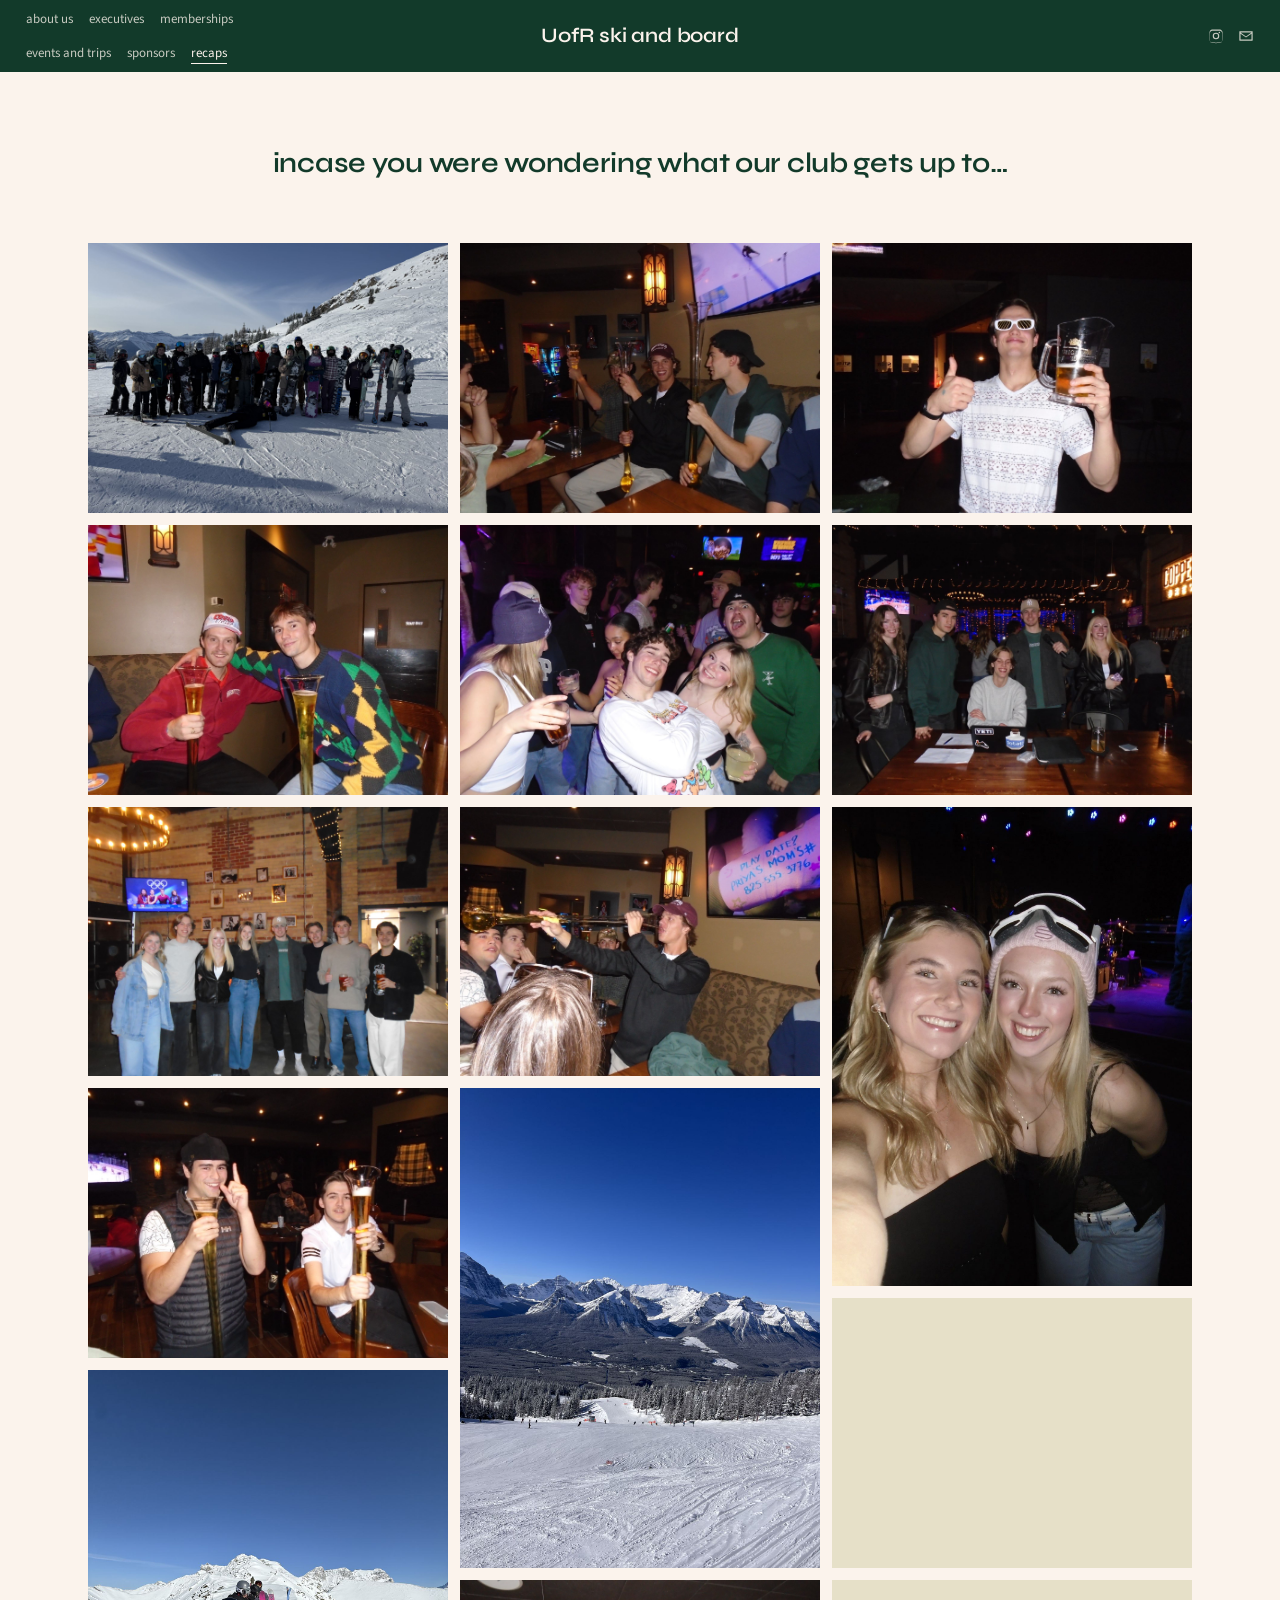
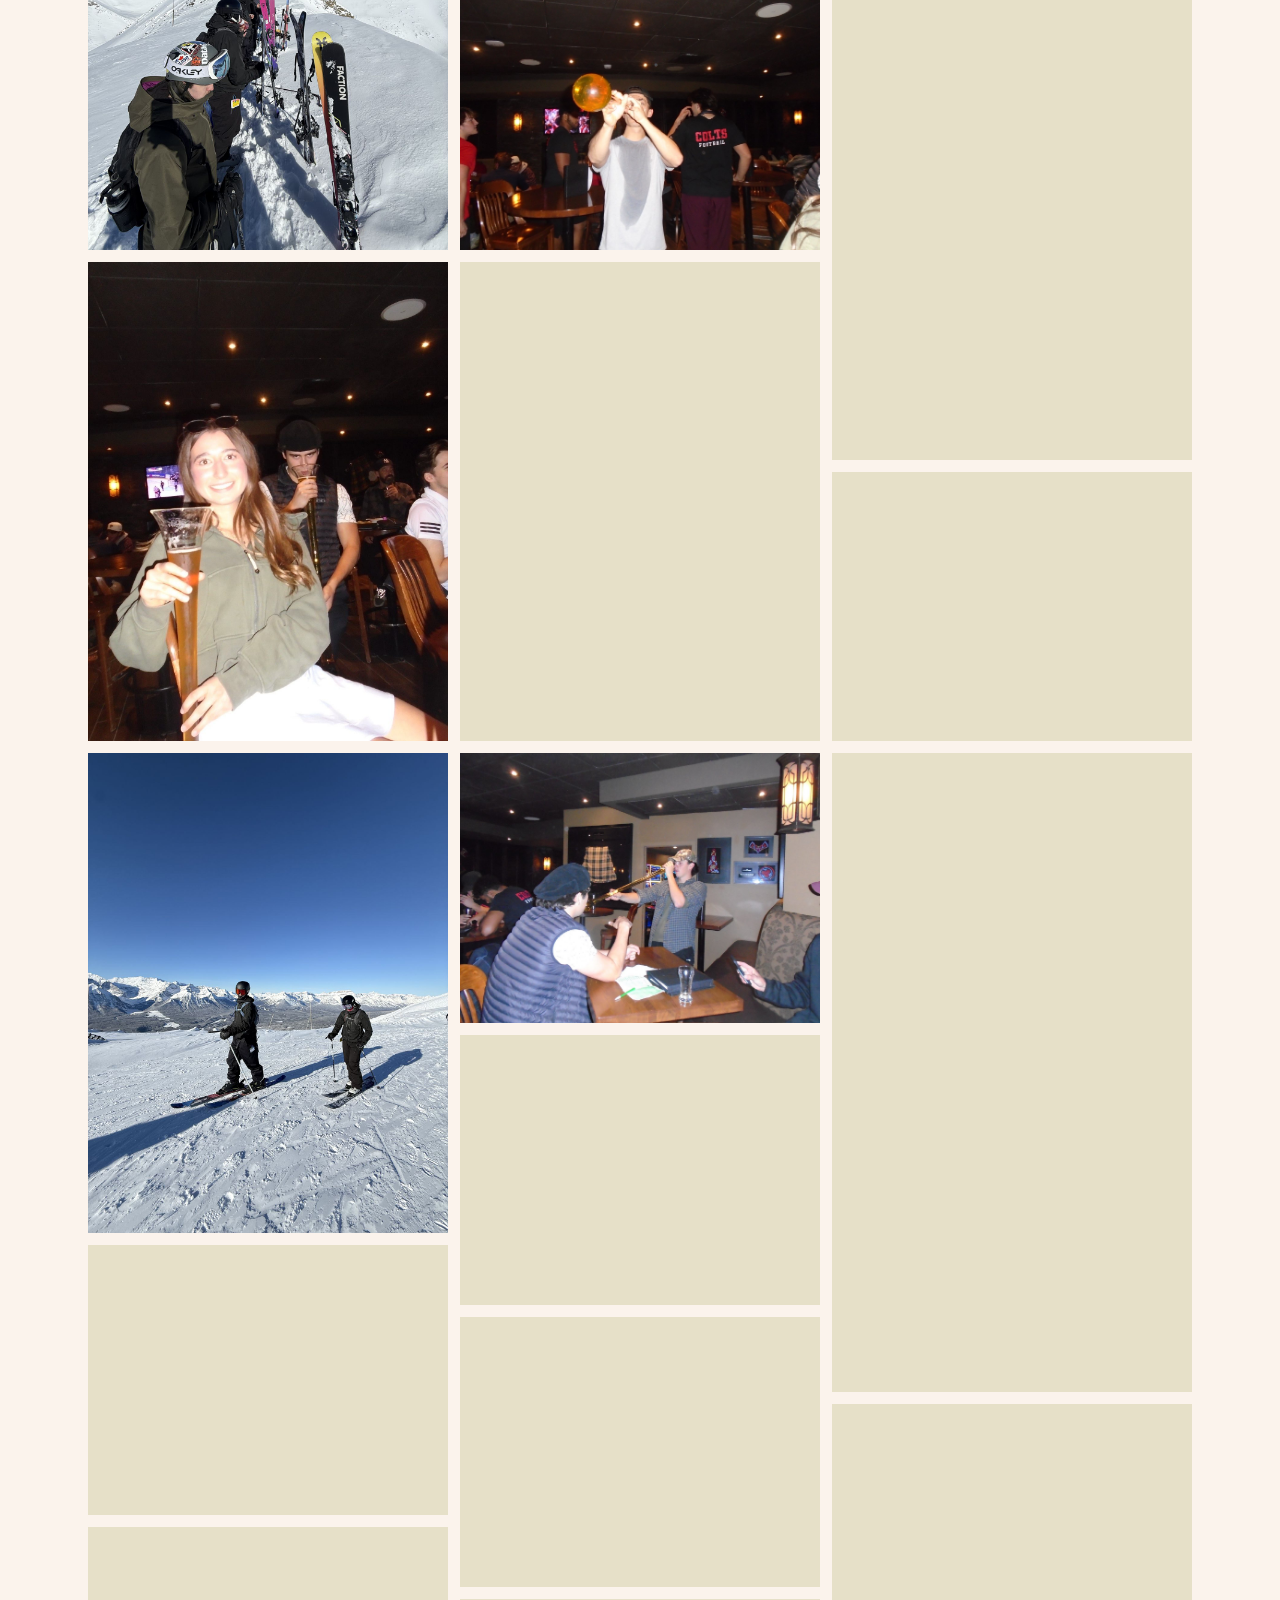
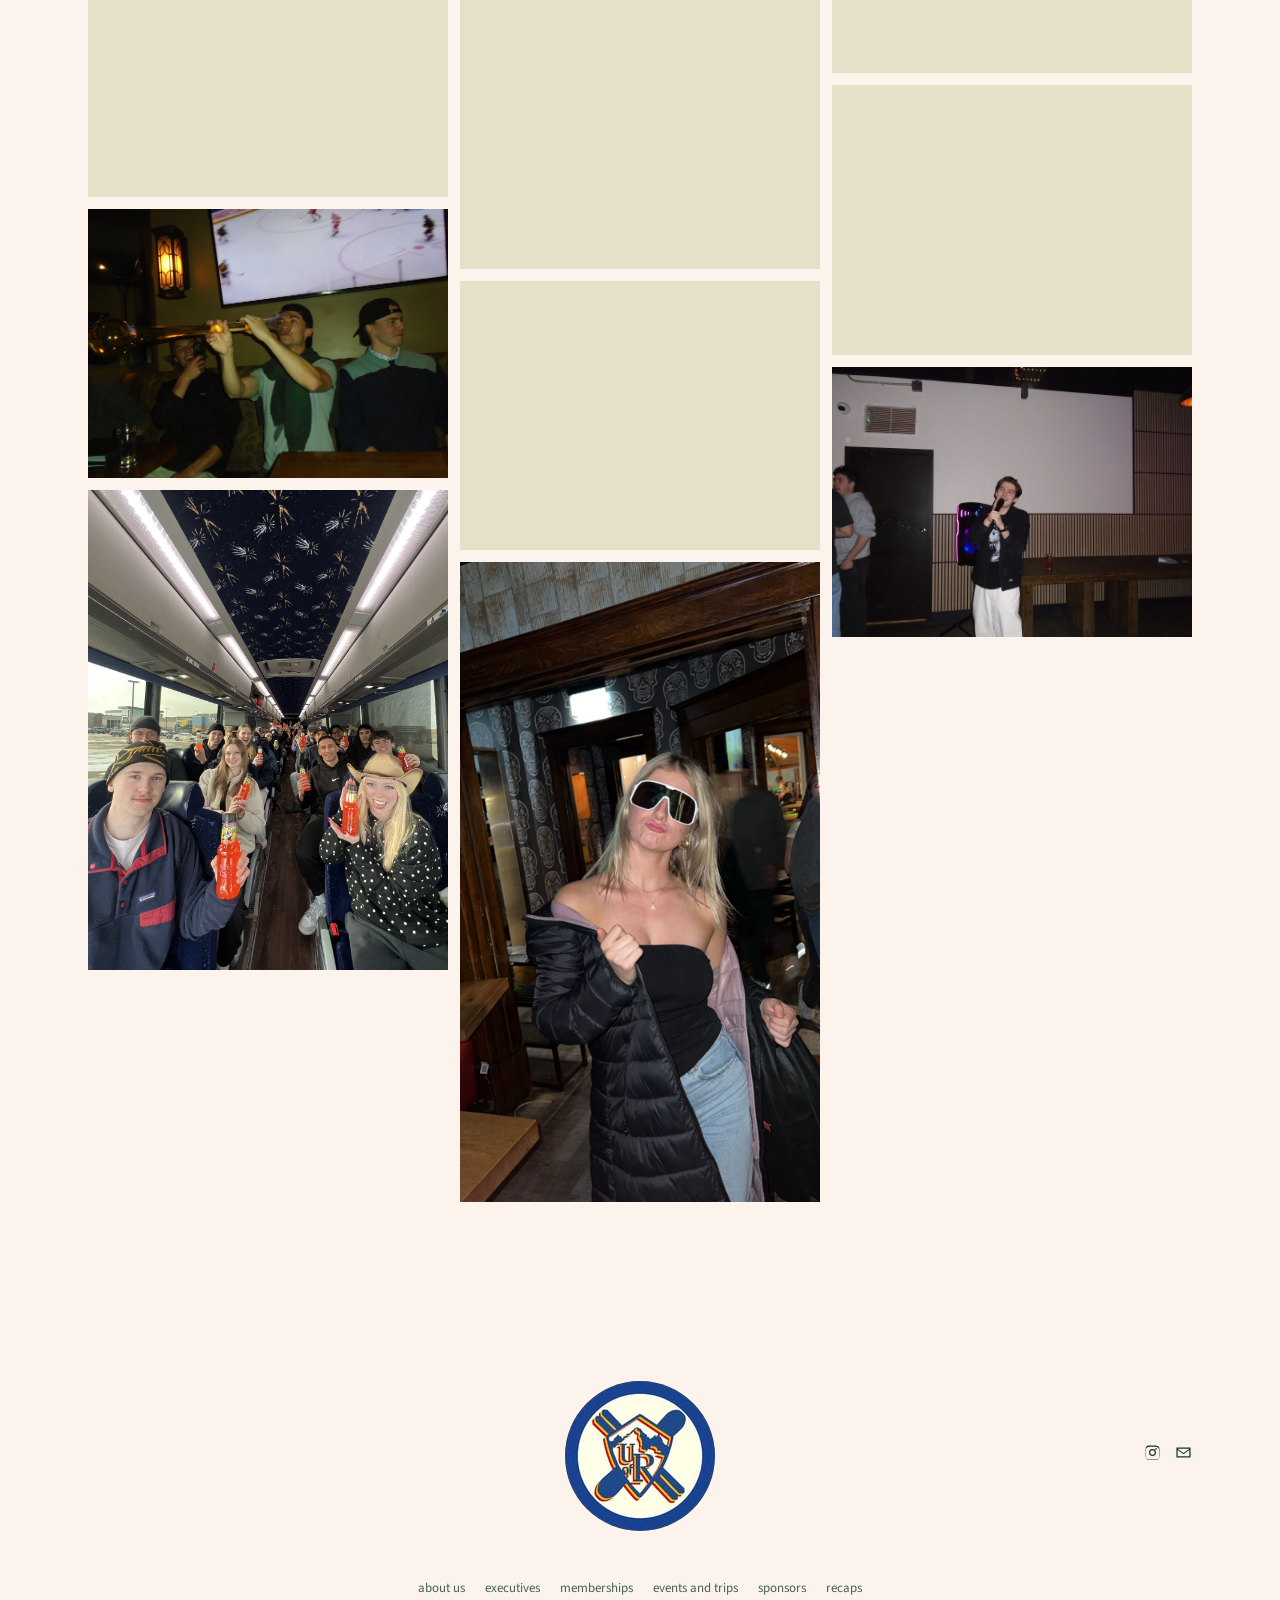
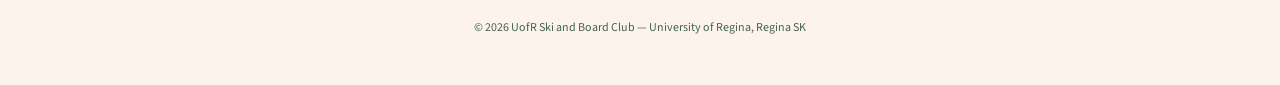
<file: recaps.html>
<!DOCTYPE html>
<html lang="en">
<head>
  <meta charset="UTF-8" />
  <meta name="viewport" content="width=device-width, initial-scale=1.0" />
  <title>Recaps — UofR Ski and Board</title>
  <link rel="stylesheet" href="css/styles.css?v=20" />
  <link rel="icon" href="favicon.ico" sizes="any" />
  <link rel="icon" type="image/png" sizes="32x32" href="images/logo/favicon-32.png" />
  <link rel="icon" type="image/png" sizes="192x192" href="images/logo/icon-192.png" />
  <link rel="apple-touch-icon" href="images/logo/apple-touch-icon.png" />
  <link rel="preconnect" href="https://fonts.googleapis.com" />
  <link rel="preconnect" href="https://fonts.gstatic.com" crossorigin />
  <link href="https://fonts.googleapis.com/css2?family=Syne:wght@500;600;700;800&family=Source+Sans+3:wght@400;600;700&display=swap" rel="stylesheet" />
</head>
<body>

  <header class="hdr">
    <div class="hdr-grid">
      <button class="hdr-toggle" id="hdrToggle" aria-label="Toggle menu" aria-expanded="false">
        <span></span><span></span><span></span>
      </button>

      <nav class="hdr-nav" id="hdrNav" aria-label="Main">
        <ul>
          <li><a href="about.html">about us</a></li>
          <li><a href="executives.html">executives</a></li>
          <li><a href="memberships.html">memberships</a></li>
          <li class="nav-break" aria-hidden="true"></li>
          <li><a href="events.html">events and trips</a></li>
          <li><a href="sponsors.html">sponsors</a></li>
          <li><a href="recaps.html" aria-current="page">recaps</a></li>
        </ul>
      </nav>

      <a class="hdr-brand" href="index.html">UofR ski and board</a>

      <div class="hdr-social">
        <a href="https://www.instagram.com/uofrskiandboard/" target="_blank" rel="noopener noreferrer" aria-label="Instagram"><svg viewBox="0 0 24 24" aria-hidden="true"><path d="M12 2.2c3.2 0 3.6 0 4.9.1 1.2.1 1.8.2 2.2.4.6.2 1 .5 1.4.9.4.4.7.8.9 1.4.2.4.3 1 .4 2.2.1 1.3.1 1.7.1 4.9s0 3.6-.1 4.9c-.1 1.2-.2 1.8-.4 2.2-.2.6-.5 1-.9 1.4-.4.4-.8.7-1.4.9-.4.2-1 .3-2.2.4-1.3.1-1.7.1-4.9.1s-3.6 0-4.9-.1c-1.2-.1-1.8-.2-2.2-.4-.6-.2-1-.5-1.4-.9-.4-.4-.7-.8-.9-1.4-.2-.4-.3-1-.4-2.2C2.2 15.6 2.2 15.2 2.2 12s0-3.6.1-4.9c.1-1.2.2-1.8.4-2.2.2-.6.5-1 .9-1.4.4-.4.8-.7 1.4-.9.4-.2 1-.3 2.2-.4C8.4 2.2 8.8 2.2 12 2.2zm0 1.8c-3.1 0-3.5 0-4.7.1-1.1.05-1.7.2-2.1.35-.5.2-.9.43-1.3.83-.4.4-.63.8-.83 1.3-.15.4-.3 1-.35 2.1-.06 1.2-.07 1.6-.07 4.7s0 3.5.07 4.7c.05 1.1.2 1.7.35 2.1.2.5.43.9.83 1.3.4.4.8.63 1.3.83.4.15 1 .3 2.1.35 1.2.06 1.6.07 4.7.07s3.5 0 4.7-.07c1.1-.05 1.7-.2 2.1-.35.5-.2.9-.43 1.3-.83.4-.4.63-.8.83-1.3.15-.4.3-1 .35-2.1.06-1.2.07-1.6.07-4.7s0-3.5-.07-4.7c-.05-1.1-.2-1.7-.35-2.1-.2-.5-.43-.9-.83-1.3-.4-.4-.8-.63-1.3-.83-.4-.15-1-.3-2.1-.35-1.2-.06-1.6-.07-4.7-.07zm0 3.1a4.9 4.9 0 110 9.8 4.9 4.9 0 010-9.8zm0 8.1a3.2 3.2 0 100-6.4 3.2 3.2 0 000 6.4zm6.2-8.3a1.15 1.15 0 11-2.3 0 1.15 1.15 0 012.3 0z"/></svg></a>
        <a href="mailto:urskiandboard@gmail.com" aria-label="Email"><svg viewBox="0 0 24 24" aria-hidden="true"><path d="M2.5 5h19c.28 0 .5.22.5.5v13c0 .28-.22.5-.5.5h-19a.5.5 0 01-.5-.5v-13c0-.28.22-.5.5-.5zm1.24 1.8L12 12.6l8.26-5.8H3.74zM20.2 17.2V8.5L12.4 14a.7.7 0 01-.8 0L3.8 8.5v8.7h16.4z"/></svg></a>
      </div>
    </div>
  </header>

  <section class="band band--light">
    <div class="wrap">
      <h1 class="d3 center" style="margin-bottom: 0.5rem;">incase you were wondering what our club gets up to&hellip;</h1>
      <div class="photo-grid" style="margin-top: clamp(2.5rem, 5vw, 4rem);">
        <img src="images/recap/web/img-1246-1.jpg" alt="Club group photo on the slopes" width="1600" height="1200" loading="lazy" decoding="async" />
        <img src="images/recap/web/img-8183.jpg" alt="Two members raising yard glasses" width="1560" height="1170" loading="lazy" decoding="async" />
        <img src="images/recap/web/dsc00015.jpg" alt="Club members at a social night" width="1600" height="1200" loading="lazy" decoding="async" />
        <img src="images/recap/web/img-8185.jpg" alt="Members holding yard glasses at the pub" width="1560" height="1170" loading="lazy" decoding="async" />
        <img src="images/recap/web/img-1205-1.jpg" alt="Skiers lined up on a mountain ridge" width="1200" height="1600" loading="lazy" decoding="async" />
        <img src="images/recap/web/img-8187.jpg" alt="Member smiling with a yard glass" width="1170" height="1560" loading="lazy" decoding="async" />
        <img src="images/recap/web/img-1197.jpg" alt="Two skiers at the top of a run" width="1200" height="1600" loading="lazy" decoding="async" />
        <img src="images/recap/web/img-8190.jpg" alt="Two members drinking from yard glasses" width="1560" height="1170" loading="lazy" decoding="async" />
        <img src="images/recap/web/dsc00085.jpg" alt="Members in cowboy hats raising a toast" width="1600" height="1200" loading="lazy" decoding="async" />
        <img src="images/recap/web/img-8192.jpg" alt="Member taking on a yard glass in a booth" width="1560" height="1170" loading="lazy" decoding="async" />
        <img src="images/recap/web/img-2314.jpg" alt="Members on the bus to a trip" width="1200" height="1600" loading="lazy" decoding="async" />
        <img src="images/recap/web/img-8194.jpg" alt="Members with yard glasses around a table" width="1560" height="1170" loading="lazy" decoding="async" />
        <img src="images/recap/web/dsc00127.jpg" alt="Members dancing at a party" width="1600" height="1200" loading="lazy" decoding="async" />
        <img src="images/recap/web/img-8198.jpg" alt="Member drinking from a yard glass at the pub" width="1560" height="1170" loading="lazy" decoding="async" />
        <img src="images/recap/web/img-2337.jpg" alt="View down a ski run toward the mountains" width="1200" height="1600" loading="lazy" decoding="async" />
        <img src="images/recap/web/img-8199.jpg" alt="Member finishing a yard glass" width="1560" height="1170" loading="lazy" decoding="async" />
        <img src="images/recap/web/img-2393.jpg" alt="Members playing pool" width="1200" height="1600" loading="lazy" decoding="async" />
        <img src="images/recap/web/img-8206.jpg" alt="Member drinking a yard glass by the table" width="1560" height="1170" loading="lazy" decoding="async" />
        <img src="images/recap/web/dsc00118.jpg" alt="Members celebrating by the pool table" width="1600" height="1200" loading="lazy" decoding="async" />
        <img src="images/recap/web/img-8212.jpg" alt="Member in ski goggles at a social" width="1560" height="1170" loading="lazy" decoding="async" />
        <img src="images/recap/web/dsc00080.jpg" alt="Members in cowboy hats at dinner" width="1600" height="1200" loading="lazy" decoding="async" />
        <img src="images/recap/web/img-8213.jpg" alt="Member in goggles and party glasses raising a cup" width="1560" height="1170" loading="lazy" decoding="async" />
        <img src="images/recap/web/img-9844.jpg" alt="Member posing in ski goggles" width="900" height="1600" loading="lazy" decoding="async" />
        <img src="images/recap/web/img-8214.jpg" alt="Member giving a thumbs up with a pitcher" width="1560" height="1170" loading="lazy" decoding="async" />
        <img src="images/recap/web/dsc00036.jpg" alt="Members gathered around a table" width="1600" height="1200" loading="lazy" decoding="async" />
        <img src="images/recap/web/img-8215.jpg" alt="Two members in ski gear taking a selfie" width="1170" height="1560" loading="lazy" decoding="async" />
        <img src="images/recap/web/dsc00204.jpg" alt="Members outside on a snowy night" width="1600" height="1200" loading="lazy" decoding="async" />
        <img src="images/recap/web/img-2215-1.jpg" alt="Snowboarders strapping in on the hill" width="1200" height="1600" loading="lazy" decoding="async" />
        <img src="images/recap/web/dsc00017.jpg" alt="Members at the bar" width="1600" height="1200" loading="lazy" decoding="async" />
        <img src="images/recap/web/img-3198.jpg" alt="Member on the phone in sunglasses" width="902" height="1600" loading="lazy" decoding="async" />
        <img src="images/recap/web/dsc00035.jpg" alt="Members cheering at a social" width="1600" height="1200" loading="lazy" decoding="async" />
        <img src="images/recap/web/dsc00148.jpg" alt="Three friends posing together" width="1600" height="1200" loading="lazy" decoding="async" />
        <img src="images/recap/web/dsc00037.jpg" alt="Member singing karaoke" width="1600" height="1200" loading="lazy" decoding="async" />
      </div>
    </div>
  </section>

  <footer class="ftr">
    <div class="wrap">
      <div class="ftr-grid">
        <div class="ftr-mark">
          <img class="ftr-logo" src="images/logo/logo.jpg" alt="UofR Ski and Board logo" width="150" height="150" />
        </div>
        <div class="ftr-social">
          <a href="https://www.instagram.com/uofrskiandboard/" target="_blank" rel="noopener noreferrer" aria-label="Instagram"><svg viewBox="0 0 24 24" aria-hidden="true"><path d="M12 2.2c3.2 0 3.6 0 4.9.1 1.2.1 1.8.2 2.2.4.6.2 1 .5 1.4.9.4.4.7.8.9 1.4.2.4.3 1 .4 2.2.1 1.3.1 1.7.1 4.9s0 3.6-.1 4.9c-.1 1.2-.2 1.8-.4 2.2-.2.6-.5 1-.9 1.4-.4.4-.8.7-1.4.9-.4.2-1 .3-2.2.4-1.3.1-1.7.1-4.9.1s-3.6 0-4.9-.1c-1.2-.1-1.8-.2-2.2-.4-.6-.2-1-.5-1.4-.9-.4-.4-.7-.8-.9-1.4-.2-.4-.3-1-.4-2.2C2.2 15.6 2.2 15.2 2.2 12s0-3.6.1-4.9c.1-1.2.2-1.8.4-2.2.2-.6.5-1 .9-1.4.4-.4.8-.7 1.4-.9.4-.2 1-.3 2.2-.4C8.4 2.2 8.8 2.2 12 2.2zm0 1.8c-3.1 0-3.5 0-4.7.1-1.1.05-1.7.2-2.1.35-.5.2-.9.43-1.3.83-.4.4-.63.8-.83 1.3-.15.4-.3 1-.35 2.1-.06 1.2-.07 1.6-.07 4.7s0 3.5.07 4.7c.05 1.1.2 1.7.35 2.1.2.5.43.9.83 1.3.4.4.8.63 1.3.83.4.15 1 .3 2.1.35 1.2.06 1.6.07 4.7.07s3.5 0 4.7-.07c1.1-.05 1.7-.2 2.1-.35.5-.2.9-.43 1.3-.83.4-.4.63-.8.83-1.3.15-.4.3-1 .35-2.1.06-1.2.07-1.6.07-4.7s0-3.5-.07-4.7c-.05-1.1-.2-1.7-.35-2.1-.2-.5-.43-.9-.83-1.3-.4-.4-.8-.63-1.3-.83-.4-.15-1-.3-2.1-.35-1.2-.06-1.6-.07-4.7-.07zm0 3.1a4.9 4.9 0 110 9.8 4.9 4.9 0 010-9.8zm0 8.1a3.2 3.2 0 100-6.4 3.2 3.2 0 000 6.4zm6.2-8.3a1.15 1.15 0 11-2.3 0 1.15 1.15 0 012.3 0z"/></svg></a>
          <a href="mailto:urskiandboard@gmail.com" aria-label="Email"><svg viewBox="0 0 24 24" aria-hidden="true"><path d="M2.5 5h19c.28 0 .5.22.5.5v13c0 .28-.22.5-.5.5h-19a.5.5 0 01-.5-.5v-13c0-.28.22-.5.5-.5zm1.24 1.8L12 12.6l8.26-5.8H3.74zM20.2 17.2V8.5L12.4 14a.7.7 0 01-.8 0L3.8 8.5v8.7h16.4z"/></svg></a>
        </div>
      </div>
      <nav class="ftr-nav" aria-label="Footer">
        <a href="about.html">about us</a>
        <a href="executives.html">executives</a>
        <a href="memberships.html">memberships</a>
        <a href="events.html">events and trips</a>
        <a href="sponsors.html">sponsors</a>
        <a href="recaps.html">recaps</a>
      </nav>
      <p class="ftr-copy">&copy; 2026 UofR Ski and Board Club &mdash; University of Regina, Regina SK</p>
    </div>
  </footer>

  <script src="js/main.js?v=10"></script>
</body>
</html>
</file>
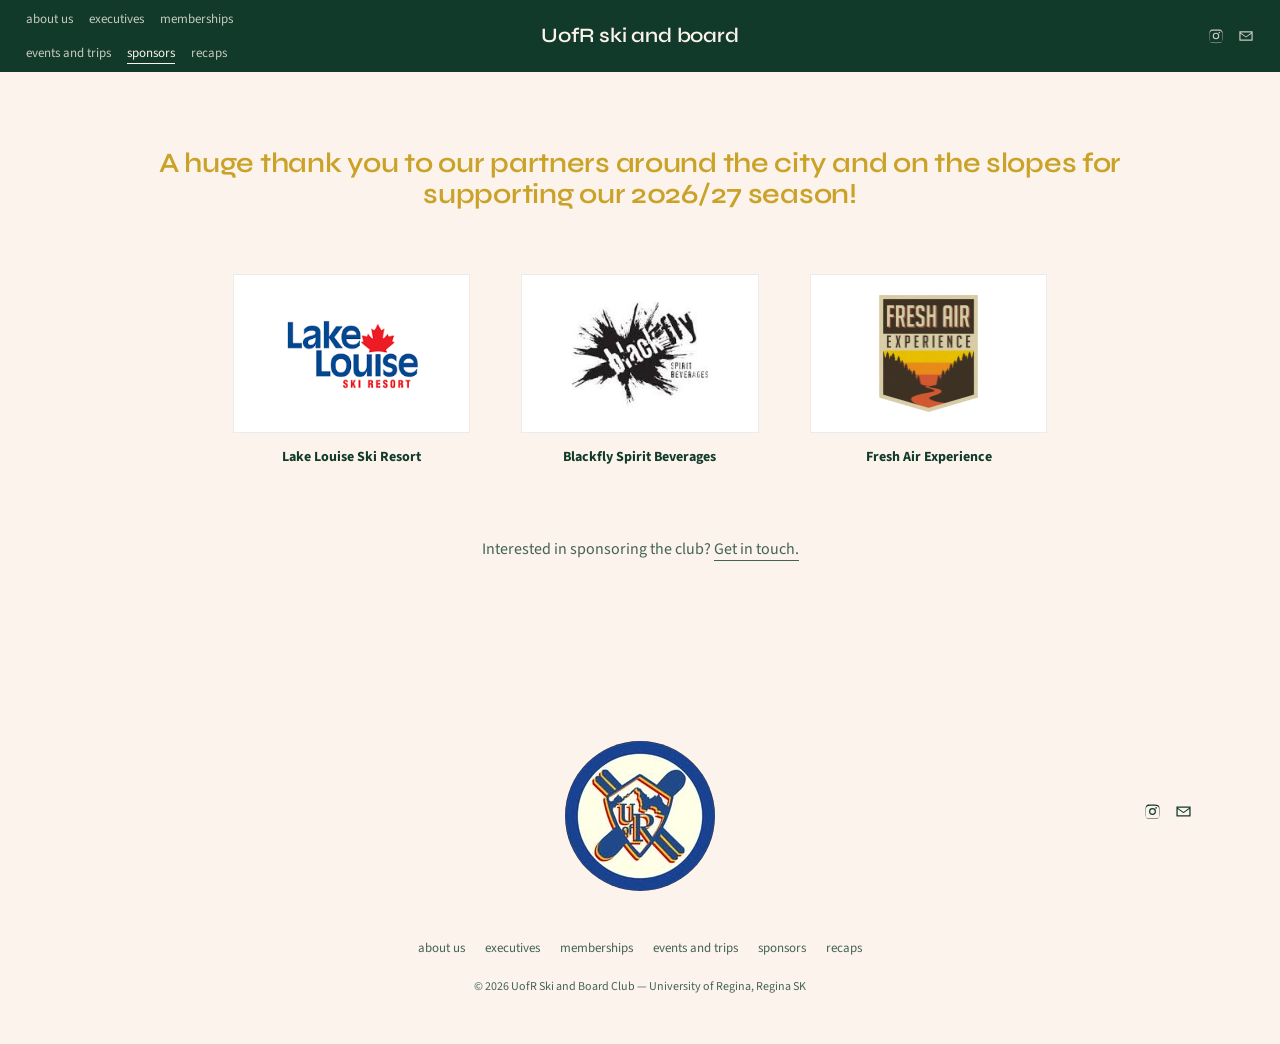
<file: sponsors.html>
<!DOCTYPE html>
<html lang="en">
<head>
  <meta charset="UTF-8" />
  <meta name="viewport" content="width=device-width, initial-scale=1.0" />
  <title>Sponsors — UofR Ski and Board</title>
  <link rel="stylesheet" href="css/styles.css?v=20" />
  <link rel="icon" href="favicon.ico" sizes="any" />
  <link rel="icon" type="image/png" sizes="32x32" href="images/logo/favicon-32.png" />
  <link rel="icon" type="image/png" sizes="192x192" href="images/logo/icon-192.png" />
  <link rel="apple-touch-icon" href="images/logo/apple-touch-icon.png" />
  <link rel="preconnect" href="https://fonts.googleapis.com" />
  <link rel="preconnect" href="https://fonts.gstatic.com" crossorigin />
  <link href="https://fonts.googleapis.com/css2?family=Syne:wght@500;600;700;800&family=Source+Sans+3:wght@400;600;700&display=swap" rel="stylesheet" />
</head>
<body>

  <header class="hdr">
    <div class="hdr-grid">
      <button class="hdr-toggle" id="hdrToggle" aria-label="Toggle menu" aria-expanded="false">
        <span></span><span></span><span></span>
      </button>

      <nav class="hdr-nav" id="hdrNav" aria-label="Main">
        <ul>
          <li><a href="about.html">about us</a></li>
          <li><a href="executives.html">executives</a></li>
          <li><a href="memberships.html">memberships</a></li>
          <li class="nav-break" aria-hidden="true"></li>
          <li><a href="events.html">events and trips</a></li>
          <li><a href="sponsors.html" aria-current="page">sponsors</a></li>
          <li><a href="recaps.html">recaps</a></li>
        </ul>
      </nav>

      <a class="hdr-brand" href="index.html">UofR ski and board</a>

      <div class="hdr-social">
        <a href="https://www.instagram.com/uofrskiandboard/" target="_blank" rel="noopener noreferrer" aria-label="Instagram"><svg viewBox="0 0 24 24" aria-hidden="true"><path d="M12 2.2c3.2 0 3.6 0 4.9.1 1.2.1 1.8.2 2.2.4.6.2 1 .5 1.4.9.4.4.7.8.9 1.4.2.4.3 1 .4 2.2.1 1.3.1 1.7.1 4.9s0 3.6-.1 4.9c-.1 1.2-.2 1.8-.4 2.2-.2.6-.5 1-.9 1.4-.4.4-.8.7-1.4.9-.4.2-1 .3-2.2.4-1.3.1-1.7.1-4.9.1s-3.6 0-4.9-.1c-1.2-.1-1.8-.2-2.2-.4-.6-.2-1-.5-1.4-.9-.4-.4-.7-.8-.9-1.4-.2-.4-.3-1-.4-2.2C2.2 15.6 2.2 15.2 2.2 12s0-3.6.1-4.9c.1-1.2.2-1.8.4-2.2.2-.6.5-1 .9-1.4.4-.4.8-.7 1.4-.9.4-.2 1-.3 2.2-.4C8.4 2.2 8.8 2.2 12 2.2zm0 1.8c-3.1 0-3.5 0-4.7.1-1.1.05-1.7.2-2.1.35-.5.2-.9.43-1.3.83-.4.4-.63.8-.83 1.3-.15.4-.3 1-.35 2.1-.06 1.2-.07 1.6-.07 4.7s0 3.5.07 4.7c.05 1.1.2 1.7.35 2.1.2.5.43.9.83 1.3.4.4.8.63 1.3.83.4.15 1 .3 2.1.35 1.2.06 1.6.07 4.7.07s3.5 0 4.7-.07c1.1-.05 1.7-.2 2.1-.35.5-.2.9-.43 1.3-.83.4-.4.63-.8.83-1.3.15-.4.3-1 .35-2.1.06-1.2.07-1.6.07-4.7s0-3.5-.07-4.7c-.05-1.1-.2-1.7-.35-2.1-.2-.5-.43-.9-.83-1.3-.4-.4-.8-.63-1.3-.83-.4-.15-1-.3-2.1-.35-1.2-.06-1.6-.07-4.7-.07zm0 3.1a4.9 4.9 0 110 9.8 4.9 4.9 0 010-9.8zm0 8.1a3.2 3.2 0 100-6.4 3.2 3.2 0 000 6.4zm6.2-8.3a1.15 1.15 0 11-2.3 0 1.15 1.15 0 012.3 0z"/></svg></a>
        <a href="mailto:urskiandboard@gmail.com" aria-label="Email"><svg viewBox="0 0 24 24" aria-hidden="true"><path d="M2.5 5h19c.28 0 .5.22.5.5v13c0 .28-.22.5-.5.5h-19a.5.5 0 01-.5-.5v-13c0-.28.22-.5.5-.5zm1.24 1.8L12 12.6l8.26-5.8H3.74zM20.2 17.2V8.5L12.4 14a.7.7 0 01-.8 0L3.8 8.5v8.7h16.4z"/></svg></a>
      </div>
    </div>
  </header>

  <section class="band band--light">
    <div class="wrap">
      <h1 class="d3 center accent" style="margin-bottom: clamp(2.5rem, 5vw, 4rem);">A huge thank you to our partners around the city and on the slopes for supporting our 2026/27 season!</h1>
      <div class="logo-grid logo-grid--4 logo-grid--center">
        <div class="logo-card">
          <div class="logo-tile"><img src="images/sponsors/web/lake-louise.png" alt="Lake Louise Ski Resort logo" loading="lazy" /></div>
          <h3>Lake Louise Ski Resort</h3>
        </div>
        <div class="logo-card">
          <div class="logo-tile"><img src="images/sponsors/web/blackfly.jpg" alt="Blackfly Spirit Beverages logo" loading="lazy" /></div>
          <h3>Blackfly Spirit Beverages</h3>
        </div>
        <div class="logo-card">
          <div class="logo-tile"><img src="images/sponsors/web/fresh-air.png" alt="Fresh Air Experience logo" loading="lazy" /></div>
          <h3>Fresh Air Experience</h3>
        </div>
      </div>
      <p class="lede center" style="margin-top: clamp(2.5rem, 5vw, 4rem);">Interested in sponsoring the club? <a class="link-ul" href="mailto:urskiandboard@gmail.com">Get in touch.</a></p>
    </div>
  </section>

  <footer class="ftr">
    <div class="wrap">
      <div class="ftr-grid">
        <div class="ftr-mark">
          <img class="ftr-logo" src="images/logo/logo.jpg" alt="UofR Ski and Board logo" width="150" height="150" />
        </div>
        <div class="ftr-social">
          <a href="https://www.instagram.com/uofrskiandboard/" target="_blank" rel="noopener noreferrer" aria-label="Instagram"><svg viewBox="0 0 24 24" aria-hidden="true"><path d="M12 2.2c3.2 0 3.6 0 4.9.1 1.2.1 1.8.2 2.2.4.6.2 1 .5 1.4.9.4.4.7.8.9 1.4.2.4.3 1 .4 2.2.1 1.3.1 1.7.1 4.9s0 3.6-.1 4.9c-.1 1.2-.2 1.8-.4 2.2-.2.6-.5 1-.9 1.4-.4.4-.8.7-1.4.9-.4.2-1 .3-2.2.4-1.3.1-1.7.1-4.9.1s-3.6 0-4.9-.1c-1.2-.1-1.8-.2-2.2-.4-.6-.2-1-.5-1.4-.9-.4-.4-.7-.8-.9-1.4-.2-.4-.3-1-.4-2.2C2.2 15.6 2.2 15.2 2.2 12s0-3.6.1-4.9c.1-1.2.2-1.8.4-2.2.2-.6.5-1 .9-1.4.4-.4.8-.7 1.4-.9.4-.2 1-.3 2.2-.4C8.4 2.2 8.8 2.2 12 2.2zm0 1.8c-3.1 0-3.5 0-4.7.1-1.1.05-1.7.2-2.1.35-.5.2-.9.43-1.3.83-.4.4-.63.8-.83 1.3-.15.4-.3 1-.35 2.1-.06 1.2-.07 1.6-.07 4.7s0 3.5.07 4.7c.05 1.1.2 1.7.35 2.1.2.5.43.9.83 1.3.4.4.8.63 1.3.83.4.15 1 .3 2.1.35 1.2.06 1.6.07 4.7.07s3.5 0 4.7-.07c1.1-.05 1.7-.2 2.1-.35.5-.2.9-.43 1.3-.83.4-.4.63-.8.83-1.3.15-.4.3-1 .35-2.1.06-1.2.07-1.6.07-4.7s0-3.5-.07-4.7c-.05-1.1-.2-1.7-.35-2.1-.2-.5-.43-.9-.83-1.3-.4-.4-.8-.63-1.3-.83-.4-.15-1-.3-2.1-.35-1.2-.06-1.6-.07-4.7-.07zm0 3.1a4.9 4.9 0 110 9.8 4.9 4.9 0 010-9.8zm0 8.1a3.2 3.2 0 100-6.4 3.2 3.2 0 000 6.4zm6.2-8.3a1.15 1.15 0 11-2.3 0 1.15 1.15 0 012.3 0z"/></svg></a>
          <a href="mailto:urskiandboard@gmail.com" aria-label="Email"><svg viewBox="0 0 24 24" aria-hidden="true"><path d="M2.5 5h19c.28 0 .5.22.5.5v13c0 .28-.22.5-.5.5h-19a.5.5 0 01-.5-.5v-13c0-.28.22-.5.5-.5zm1.24 1.8L12 12.6l8.26-5.8H3.74zM20.2 17.2V8.5L12.4 14a.7.7 0 01-.8 0L3.8 8.5v8.7h16.4z"/></svg></a>
        </div>
      </div>
      <nav class="ftr-nav" aria-label="Footer">
        <a href="about.html">about us</a>
        <a href="executives.html">executives</a>
        <a href="memberships.html">memberships</a>
        <a href="events.html">events and trips</a>
        <a href="sponsors.html">sponsors</a>
        <a href="recaps.html">recaps</a>
      </nav>
      <p class="ftr-copy">&copy; 2026 UofR Ski and Board Club &mdash; University of Regina, Regina SK</p>
    </div>
  </footer>

  <script src="js/main.js?v=10"></script>
</body>
</html>
</file>
<file: css/styles.css>
/* ===================================================================
   UofR Ski and Board — structure modelled on the U of C club site:
   two-row nav top-left with a centred wordmark, full-bleed alternating
   dark / cream / tint bands, and a cream
   footer carrying the club logo.
   =================================================================== */

*, *::before, *::after { box-sizing: border-box; margin: 0; padding: 0; }

:root {
  --dark: #123a2a;          /* deep green band (the reference's plum) */
  --dark-2: #0d2b1f;
  --cream: #fbf3ec;         /* light band */
  --tint: #e6e0c8;          /* pale band (the reference's lavender)   */
  --accent: #c9a227;        /* gold (the reference's hot pink / red)  */
  --accent-deep: #9c7b12;

  --on-dark: #fbf3ec;
  --on-dark-soft: rgba(251, 243, 236, 0.78);
  --on-light: #123a2a;
  --on-light-soft: rgba(18, 58, 42, 0.78);

  --display: 'Syne', system-ui, sans-serif;
  --body: 'Source Sans 3', 'Source Sans Pro', system-ui, sans-serif;

  --hdr-h: 58px;
  --wrap: 1180px;
  --pad-x: clamp(1.25rem, 3vw, 2.5rem);
  --band-pad: clamp(3.5rem, 7vw, 6.5rem);
}

html { scroll-behavior: smooth; }

body {
  font-family: var(--body);
  font-size: 15px;
  line-height: 1.5;
  background: var(--cream);
  color: var(--on-light);
  padding-top: var(--hdr-h);
  -webkit-font-smoothing: antialiased;
}

a { color: inherit; text-decoration: none; }
img { display: block; max-width: 100%; }
ul { list-style: none; }

.wrap {
  max-width: var(--wrap);
  margin: 0 auto;
  padding: 0 var(--pad-x);
}

.wrap--narrow { max-width: 820px; }

/* ===== HEADER ===== */
.hdr {
  position: fixed;
  top: 0;
  left: 0;
  right: 0;
  z-index: 200;
  background: var(--dark);
  color: var(--on-dark);
  min-height: var(--hdr-h);
  display: flex;
  align-items: center;
}

.hdr-grid {
  width: 100%;
  max-width: 1440px;
  margin: 0 auto;
  padding: 0.5rem clamp(1rem, 2vw, 1.75rem);
  display: grid;
  grid-template-columns: 1fr auto 1fr;
  align-items: center;
  gap: 1rem;
}

.hdr-nav ul {
  display: flex;
  flex-wrap: wrap;
  gap: 0.35rem 1rem;
  max-width: 26rem;
}

.hdr-nav a {
  font-size: 0.8125rem;
  color: var(--on-dark-soft);
  padding-bottom: 1px;
  border-bottom: 1px solid transparent;
  transition: color 0.15s ease, border-color 0.15s ease;
}

.hdr-nav a:hover { color: var(--on-dark); }

.hdr-nav a[aria-current="page"] {
  color: var(--on-dark);
  border-bottom-color: var(--on-dark);
}

.hdr-brand {
  font-family: var(--display);
  font-weight: 600;
  font-size: clamp(1rem, 1.6vw, 1.3125rem);
  letter-spacing: -0.01em;
  white-space: nowrap;
  text-align: center;
}

.hdr-social {
  display: flex;
  justify-content: flex-end;
  align-items: center;
  gap: 0.9rem;
}

.hdr-social a {
  color: var(--on-dark-soft);
  display: flex;
  transition: color 0.15s ease;
}

.hdr-social a:hover { color: var(--accent); }
.hdr-social svg { width: 16px; height: 16px; fill: currentColor; }

.hdr-toggle {
  display: none;
  flex-direction: column;
  gap: 4px;
  background: none;
  border: none;
  cursor: pointer;
  padding: 6px 0;
}

.hdr-toggle span {
  display: block;
  width: 20px;
  height: 2px;
  background: var(--on-dark);
}

/* forces the two-row nav shape: about/execs/memberships, then the rest */
.hdr-nav .nav-break { flex-basis: 100%; height: 0; }

@media (max-width: 760px) {
  .hdr-nav .nav-break { display: none; }
}

/* ===== BANDS ===== */
.band { padding: var(--band-pad) 0; }

.band--dark  { background: var(--dark);  color: var(--on-dark); }
.band--light { background: var(--cream); color: var(--on-light); }
.band--tint  { background: var(--tint);  color: var(--on-light); }

.band--tall { padding: clamp(5rem, 12vw, 10rem) 0; }
.band--flush { padding-top: clamp(2rem, 4vw, 3.5rem); }

/* ===== TYPE ===== */
.d1, .d2, .d3, .d4 {
  font-family: var(--display);
  font-weight: 600;
  line-height: 1.12;
  letter-spacing: -0.01em;
}

.d1 { font-size: clamp(2rem, 4.4vw, 3.25rem); }
.d2 { font-size: clamp(1.625rem, 3.2vw, 2.375rem); }
.d3 { font-size: clamp(1.25rem, 2.2vw, 1.75rem); }
.d4 { font-size: clamp(1rem, 1.5vw, 1.1875rem); }

.upper { text-transform: uppercase; }
.center { text-align: center; }
.right { text-align: right; }
.accent { color: var(--accent); }

.lede {
  font-size: 1rem;
  line-height: 1.55;
}

.band--dark .lede { color: var(--on-dark-soft); }
.band--light .lede,
.band--tint .lede { color: var(--on-light-soft); }

.stack > * + * { margin-top: 1rem; }

.link-ul {
  border-bottom: 1px solid currentColor;
  transition: color 0.15s ease;
}

.link-ul:hover { color: var(--accent); }

.btn {
  display: inline-block;
  padding: 0.85rem 1.75rem;
  background: var(--accent);
  color: var(--dark);
  font-weight: 700;
  border-radius: 999px;
  transition: background 0.15s ease;
}

.btn:hover { background: var(--on-dark); }

/* ===== PLACEHOLDERS (swap for real photos) ===== */
.ph {
  display: flex;
  align-items: center;
  justify-content: center;
  text-align: center;
  padding: 1rem;
  border: 1px dashed currentColor;
  background:
    repeating-linear-gradient(135deg,
      rgba(128, 128, 128, 0.07) 0 12px,
      transparent 12px 24px);
}

.ph span {
  font-size: 0.6875rem;
  font-weight: 600;
  letter-spacing: 0.1em;
  text-transform: uppercase;
  opacity: 0.66;
}

.ph--portrait { aspect-ratio: 3 / 4; }
.ph--square   { aspect-ratio: 1 / 1; }
.ph--wide     { aspect-ratio: 16 / 9; }
.ph--black    { background: #000; border: none; color: var(--on-dark); }
.ph--black span { opacity: 0.85; }
.ph--logo     { aspect-ratio: 3 / 2; background-color: #fff; color: #555; border-style: solid; border-color: rgba(0,0,0,0.1); }

/* ===== HOME: FULL-SCREEN PHOTO HERO ===== */
.hero-bg {
  min-height: calc(100vh - var(--hdr-h));
  min-height: calc(100svh - var(--hdr-h));
  display: flex;
  align-items: flex-end;
  padding: clamp(3rem, 8vw, 6rem) 0;
  background:
    url('../images/home_screen/hero.jpg') 43% 40% / cover no-repeat,
    var(--dark);
}

.hero-bg { position: relative; overflow: hidden; isolation: isolate; }

.hero-video {
  position: absolute;
  inset: 0;
  width: 100%;
  height: 100%;
  object-fit: cover;
  object-position: 50% 40%;
  z-index: -2;
}

/* keeps the gold wordmark readable over the moving footage */
.hero-bg::after {
  content: '';
  position: absolute;
  inset: 0;
  background: linear-gradient(to bottom, rgba(13, 43, 31, 0) 45%, rgba(13, 43, 31, 0.75) 100%);
  z-index: -1;
}

/* hide the iOS play-button overlay; the video is started from JS instead */
.hero-video::-webkit-media-controls,
.hero-video::-webkit-media-controls-start-playback-button {
  display: none !important;
  -webkit-appearance: none;
}

@media (prefers-reduced-motion: reduce) {
  .hero-video { display: none; }
}

.hero-bg .wrap { width: 100%; }
.hero-bg .hero { grid-template-columns: 1fr 1fr; }

/* ===== HOME: HERO WORDMARK ===== */
.hero {
  display: grid;
  grid-template-columns: 1fr auto 1fr;
  align-items: center;
  gap: clamp(1rem, 3vw, 2.5rem);
}

.hero-photo { width: clamp(180px, 20vw, 260px); }

.wordmark {
  font-family: var(--display);
  font-weight: 800;
  font-size: clamp(1.75rem, 4.6vw, 3.75rem);
  line-height: 0.92;
  min-width: 0;
  overflow-wrap: break-word;
  letter-spacing: -0.02em;
  text-transform: uppercase;
  color: var(--accent);
  text-shadow:
     2px 2px 0 var(--dark-2),
    -1px -1px 0 var(--dark-2);
}

.wordmark--l { text-align: right; transform: rotate(-3deg); }
.wordmark--r { text-align: left;  transform: rotate(2deg); }

.tagline {
  font-size: 0.875rem;
  color: var(--on-dark-soft);
  margin-bottom: 1.5rem;
}

.pitch {
  font-family: var(--display);
  font-weight: 700;
  font-size: clamp(1.375rem, 2.8vw, 2rem);
  line-height: 1.2;
  max-width: 18ch;
  margin: 0 auto;
}

/* ===== TWO-COLUMN SPLITS ===== */
.split {
  display: grid;
  grid-template-columns: 1fr 1fr;
  gap: clamp(2rem, 6vw, 5rem);
  align-items: center;
}

.split--photo-left > :first-child { justify-self: center; width: min(100%, 420px); }

/* ===== EXECS: PECKING-ORDER TREE ===== */
.exec-sky {
  background: linear-gradient(to bottom, #cfe5f3 0%, #e9f2f4 55%, var(--cream) 100%);
  color: var(--on-light);
}

.tree {
  --w: clamp(68px, 11vw, 124px);   /* one exec's column width */
  --gap: clamp(0.5rem, 2vw, 1.5rem);
  --poop: #fffdf6;
  position: relative;
  margin-top: clamp(2.5rem, 5vw, 4rem);
  padding-bottom: 2rem;
  display: flex;
  flex-direction: column;
  align-items: center;
  gap: clamp(1.75rem, 4vw, 3rem);
}

/* the trunk */
.tree::before {
  content: '';
  position: absolute;
  top: calc(var(--w) * 0.6);
  bottom: 0;
  left: 50%;
  width: clamp(18px, 2.4vw, 30px);
  transform: translateX(-50%);
  background: linear-gradient(to right, #5a3418, #8a5a2e 40%, #6b4020);
  border-radius: 6px 6px 0 0;
}

.tier { position: relative; z-index: 1; display: flex; flex-direction: column; align-items: center; }

.tier-row { display: flex; justify-content: center; gap: var(--gap); }

/* the branch each tier sits on */
.branch {
  position: relative;
  height: clamp(12px, 1.6vw, 18px);
  width: calc(100% + var(--w) * 0.7);
  margin: -4px 0 0.6rem;
  background: linear-gradient(to bottom, #9a6a3a, #6b4020);
  border-radius: 999px;
  box-shadow: inset 0 -2px 0 rgba(0, 0, 0, 0.18);
}

/* cut-log ring on the end */
.branch::before {
  content: '';
  position: absolute;
  right: -2px;
  top: 50%;
  width: clamp(14px, 1.9vw, 21px);
  aspect-ratio: 1;
  transform: translateY(-50%);
  border-radius: 50%;
  background: radial-gradient(circle, #e2b77d 0 30%, #b8834a 32% 55%, #e2b77d 57% 70%, #7a4a24 72%);
}

.exec-photo {
  position: relative;
  width: var(--w);
  aspect-ratio: 1;
  border-radius: 50%;
  overflow: hidden;
  display: flex;
  align-items: center;
  justify-content: center;
  background: var(--dark);
  color: var(--accent);
  border: 3px solid #fff;
  box-shadow: 0 3px 10px rgba(18, 58, 42, 0.18);
  font-family: var(--display);
  font-weight: 800;
  font-size: calc(var(--w) * 0.3);
}

.exec-photo img { position: absolute; inset: 0; width: 100%; height: 100%; object-fit: cover; }

.exec-tag {
  width: var(--w);
  text-align: center;
  font-size: clamp(0.625rem, 1.1vw, 0.8125rem);
  line-height: 1.25;
  background: var(--cream);
  border-radius: 6px;
  padding: 0.35rem 0.25rem;
  box-shadow: 0 1px 4px rgba(18, 58, 42, 0.12);
}

.exec-tag strong { display: block; font-weight: 700; }
.exec-tag span { display: block; color: var(--on-light-soft); font-size: 0.9em; }

/* drips hanging off soiled branches */
.tier:not(.tier--1) .branch::after {
  content: '';
  position: absolute;
  left: 8%;
  right: 12%;
  top: 40%;
  height: var(--drip, 14px);
  background:
    radial-gradient(ellipse 5px 9px at 50% 30%, var(--poop) 95%, transparent) 0 0 / var(--drip-gap, 46px) 100% repeat-x;
  filter: drop-shadow(0 1px 0 rgba(0, 0, 0, 0.08));
}

/* droppings caked along the top of the lower branches */
.tier--3 .branch { box-shadow: inset 0 3px 0 var(--poop), inset 0 -2px 0 rgba(0, 0, 0, 0.18); }
.tier--4 .branch { box-shadow: inset 0 5px 0 var(--poop), inset 0 -2px 0 rgba(0, 0, 0, 0.18); }
.tier--5 .branch { box-shadow: inset 0 7px 0 var(--poop), inset 0 -2px 0 rgba(0, 0, 0, 0.18); }

.tier--2 { --drip: 10px; --drip-gap: 90px; }
.tier--3 { --drip: 14px; --drip-gap: 44px; }
.tier--4 { --drip: 18px; --drip-gap: 30px; }
.tier--5 { --drip: 24px; --drip-gap: 20px; }

/* ===== LOGO GRIDS (sponsors) ===== */
.logo-grid {
  --gap: clamp(1.5rem, 4vw, 3.25rem);
  display: grid;
  grid-template-columns: repeat(3, 1fr);
  gap: var(--gap);
}

.logo-grid--4 { grid-template-columns: repeat(4, 1fr); }

/* like --4, but a short last row sits centred instead of hugging the left */
.logo-grid--center { --cols: 4; display: flex; flex-wrap: wrap; justify-content: center; }
.logo-grid--center > * { width: calc((100% - (var(--cols) - 1) * var(--gap)) / var(--cols)); }

.logo-card { text-align: center; }

.logo-card .ph { margin-bottom: 0.9rem; }

/* sponsor logos come in every shape and colour: sit each on its own tile */
.logo-tile {
  aspect-ratio: 3 / 2;
  display: flex;
  align-items: center;
  justify-content: center;
  padding: 1.25rem 1.5rem;
  margin-bottom: 0.9rem;
  background: #fff;
  border: 1px solid rgba(0, 0, 0, 0.08);
}

/* for logos drawn in white */
.logo-tile--dark { background: var(--dark); border-color: var(--dark); }

.logo-tile img {
  width: 100%;
  height: 100%;
  object-fit: contain;
}

.logo-card h3 {
  font-family: var(--body);
  font-size: 0.875rem;
  font-weight: 700;
  margin-bottom: 0.3rem;
}

.logo-card p {
  font-size: 0.8125rem;
  line-height: 1.45;
}

.logo-card p + p { margin-top: 0.4rem; }

.band--light .logo-card p { color: var(--on-light-soft); }

/* ===== RECAPS PHOTOS ===== */
.photo-grid {
  columns: 3;
  column-gap: 0.75rem;
}

.photo-grid img {
  width: 100%;
  height: auto;
  margin-bottom: 0.75rem;
  break-inside: avoid;
  background: var(--tint);
}

/* ===== FOOTER ===== */
.ftr {
  background: var(--cream);
  color: var(--on-light);
  padding: clamp(3rem, 7vw, 6rem) 0 clamp(2rem, 4vw, 3rem);
}

.ftr-grid {
  display: grid;
  grid-template-columns: 1fr auto 1fr;
  align-items: center;
  gap: 1.5rem;
}

.ftr-mark {
  grid-column: 2;
  width: clamp(110px, 12vw, 150px);
}

/* the logo is a circle on a square image: clip off the corners */
.ftr-logo {
  width: 100%;
  height: auto;
  aspect-ratio: 1 / 1;
  border-radius: 50%;
  object-fit: cover;
}

.ftr-social {
  grid-column: 3;
  display: flex;
  justify-content: flex-end;
  gap: 0.85rem;
}

.ftr-social svg { width: 17px; height: 17px; fill: currentColor; }
.ftr-social a:hover { color: var(--accent-deep); }

.ftr-nav {
  display: flex;
  flex-wrap: wrap;
  justify-content: center;
  gap: 0.5rem 1.25rem;
  margin-top: clamp(2rem, 4vw, 3rem);
  font-size: 0.8125rem;
  color: var(--on-light-soft);
}

.ftr-nav a:hover { color: var(--accent-deep); }

.ftr-copy {
  margin-top: 1.25rem;
  text-align: center;
  font-size: 0.75rem;
  color: var(--on-light-soft);
}

/* ===== CALENDAR (homepage) ===== */
.cal { border-top: 2px solid var(--on-light); padding-top: 1.25rem; }

.cal-head {
  display: flex;
  align-items: center;
  justify-content: space-between;
  margin-bottom: 1.25rem;
}

.cal-title {
  font-family: var(--display);
  font-weight: 700;
  font-size: clamp(1.375rem, 2.4vw, 1.875rem);
  letter-spacing: -0.02em;
  text-transform: lowercase;
}

.cal-arrow {
  width: 2.5rem;
  height: 2.5rem;
  border-radius: 50%;
  border: 1px solid rgba(18, 58, 42, 0.3);
  background: none;
  color: var(--on-light);
  font-size: 1.125rem;
  cursor: pointer;
  transition: background 0.15s ease, color 0.15s ease, border-color 0.15s ease;
}

.cal-arrow:hover { background: var(--dark); color: var(--on-dark); border-color: var(--dark); }
.cal-arrow:focus-visible { outline: 2px solid var(--accent); outline-offset: 2px; }

.cal-grid {
  display: grid;
  grid-template-columns: repeat(7, 1fr);
  gap: 4px;
}

.cal-dow span {
  font-size: 0.75rem;
  font-weight: 700;
  letter-spacing: 0.12em;
  text-transform: uppercase;
  text-align: center;
  color: var(--on-light-soft);
  padding-bottom: 0.5rem;
}

.cal-day {
  min-height: clamp(3rem, 9vw, 5.5rem);
  padding: 0.4rem 0.5rem;
  border: 1px solid rgba(18, 58, 42, 0.14);
  font-family: var(--display);
  font-weight: 600;
  font-size: 0.9375rem;
}

.cal-day--empty { border-color: transparent; }

.cal-day--today {
  background: var(--dark);
  color: var(--on-dark);
  border-color: var(--dark);
}

.cal-day--today span { border-bottom: 2px solid var(--accent); }

.cal-day--event { background: rgba(201, 162, 39, 0.18); border-color: rgba(201, 162, 39, 0.5); }
.cal-day--today.cal-day--event { background: var(--dark); }

.cal-event {
  display: block;
  margin-top: 0.3rem;
  font-family: var(--body);
  font-size: 0.75rem;
  font-weight: 700;
  line-height: 1.2;
}

.cal-list { list-style: none; margin-top: clamp(1.75rem, 3vw, 2.5rem); padding: 0; }
.cal-list li { padding: 0.85rem 0; border-top: 1px solid rgba(18, 58, 42, 0.14); font-weight: 600; }
.cal-list-date { display: block; font-size: 0.8125rem; font-weight: 700; letter-spacing: 0.08em; text-transform: uppercase; color: var(--accent-deep); }

/* ===== RESPONSIVE ===== */
@media (max-width: 900px) {
  .logo-grid, .logo-grid--4 { grid-template-columns: repeat(2, 1fr); }
  .logo-grid--center { --cols: 2; }
  .photo-grid { columns: 2; }
}

@media (max-width: 760px) {
  .hdr-grid { grid-template-columns: auto 1fr auto; }

  .hdr-nav {
    position: fixed;
    inset: var(--hdr-h) 0 0;
    background: var(--dark);
    display: none;
    padding: 2rem var(--pad-x);
  }

  .hdr-nav.open { display: block; }

  .hdr-nav ul {
    flex-direction: column;
    gap: 1.1rem;
    max-width: none;
  }

  .hdr-nav a { font-size: 1.25rem; font-family: var(--display); }

  .hdr-toggle { display: flex; }
  .hdr-brand { text-align: center; }
  .hdr-social { gap: 0.7rem; }

  .hero {
    grid-template-columns: 1fr;
    justify-items: center;
    gap: 1.25rem;
  }

  .wordmark--l, .wordmark--r { text-align: center; transform: none; }
  .hero-bg .hero { grid-template-columns: 1fr; gap: 0.25rem; }
  .hero-photo { width: min(70%, 260px); }

  .split { grid-template-columns: 1fr; }
  .split--photo-left > :first-child { width: min(100%, 320px); }

  .ftr-grid { grid-template-columns: 1fr; justify-items: center; }
  .ftr-mark, .ftr-social { grid-column: 1; }
  .ftr-social { justify-content: center; }
}

@media (max-width: 520px) {
  .logo-grid { grid-template-columns: 1fr; }
  .logo-grid--4 { grid-template-columns: repeat(2, 1fr); --gap: 1rem; }
  .photo-grid { columns: 1; }
  .cal-day { padding: 0.3rem; font-size: 0.8125rem; }
  .cal-event { display: none; }
}
</file>
